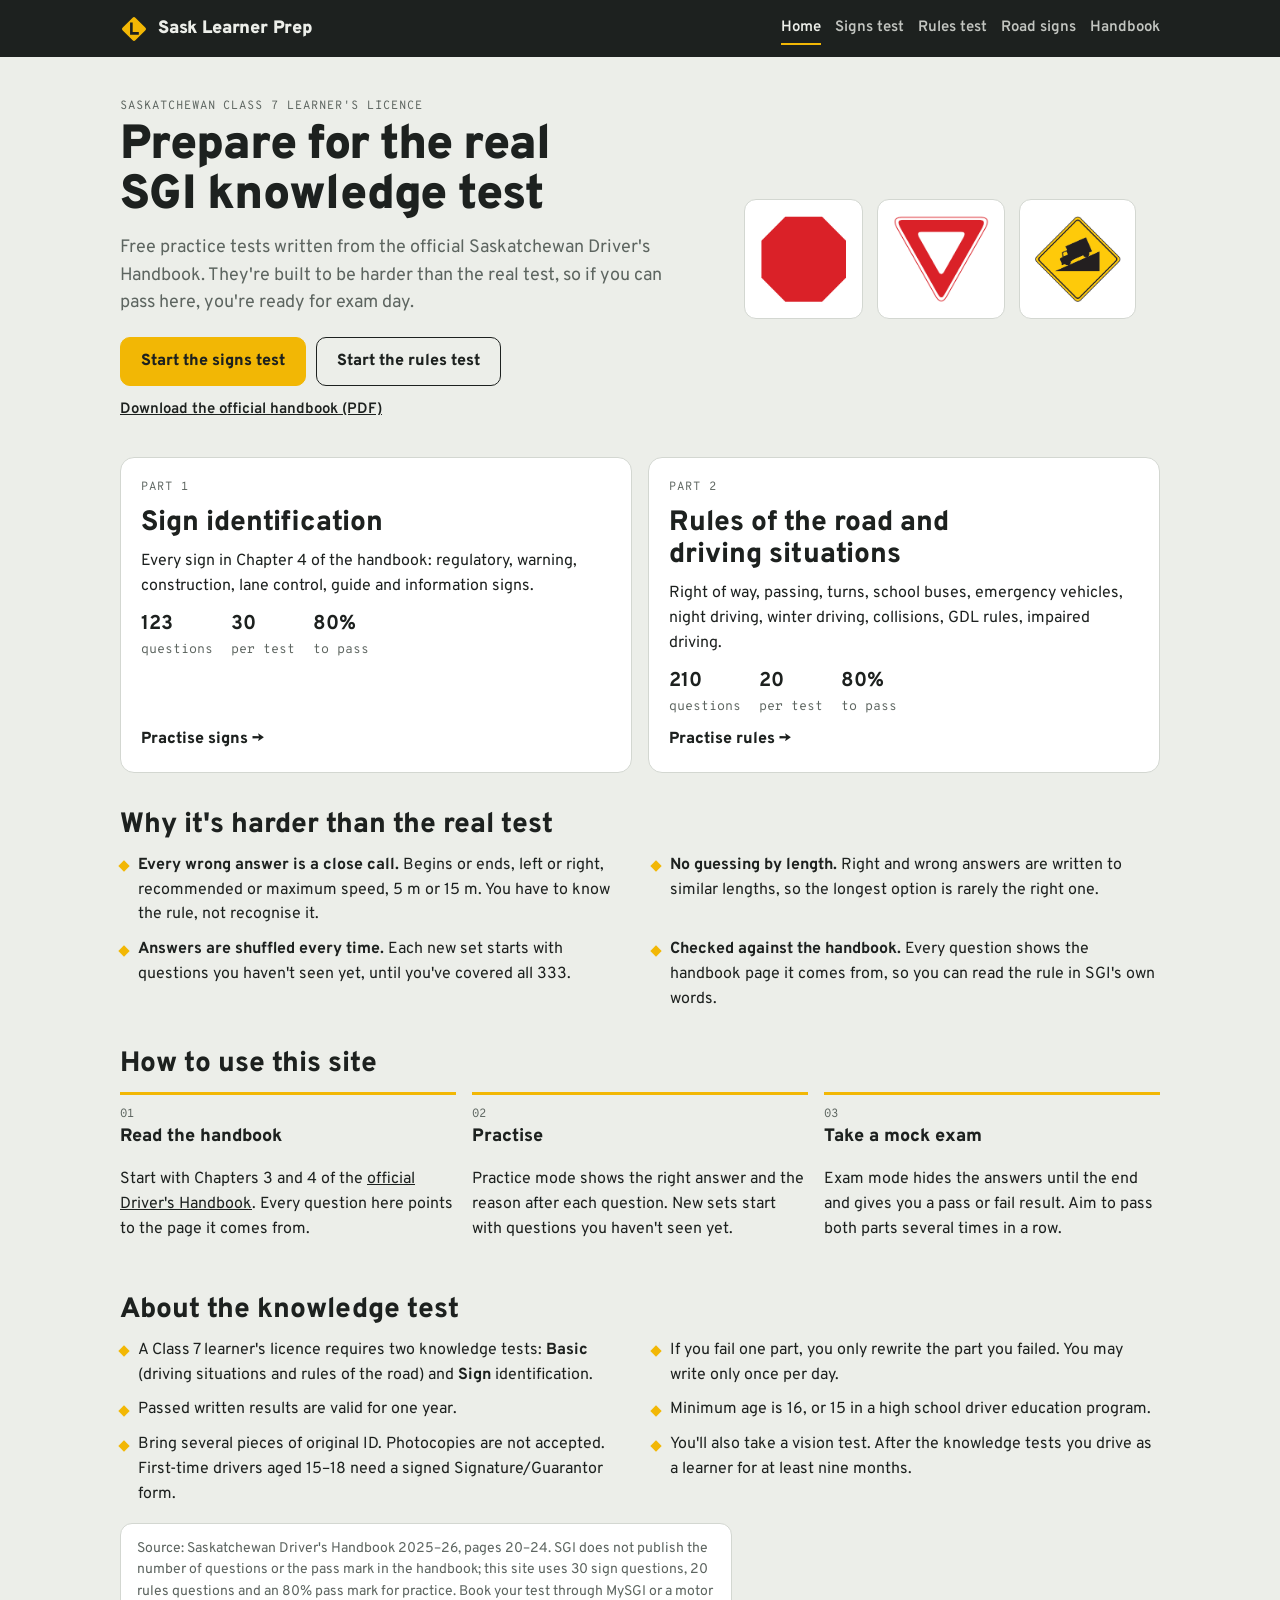
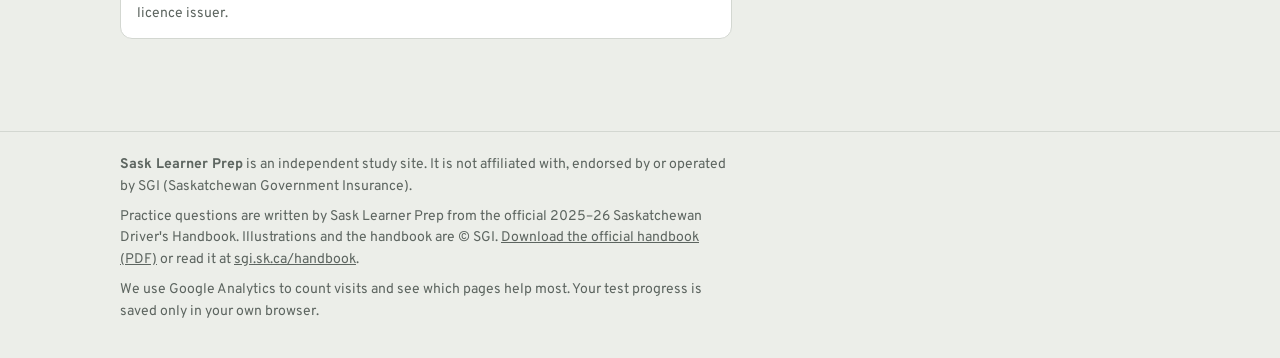
<file: index.html>
<!doctype html>
<html lang="en">
<head>
<script async src="https://www.googletagmanager.com/gtm.js?id=GTM-PJ6D3QFH"></script>
<script>
  window.dataLayer = window.dataLayer || [];
  function gtag(){dataLayer.push(arguments);}
  gtag('js', new Date());
</script>
<meta charset="utf-8">
<meta name="viewport" content="width=device-width, initial-scale=1, viewport-fit=cover">
<title>SGI Knowledge Test Practice — Saskatchewan Learner&#x27;s Licence | Sask Learner Prep</title>
<meta name="description" content="Free practice tests for the Saskatchewan Class 7 knowledge test, written from the official Driver&#x27;s Handbook and built to be harder than the real test: 123 road sign and 210 rules-of-the-road questions.">
<link rel="canonical" href="https://www.sasklearner.study/">
<meta property="og:type" content="website">
<meta property="og:site_name" content="Sask Learner Prep">
<meta property="og:title" content="SGI Knowledge Test Practice — Saskatchewan Learner&#x27;s Licence | Sask Learner Prep">
<meta property="og:description" content="Free practice tests for the Saskatchewan Class 7 knowledge test, written from the official Driver&#x27;s Handbook and built to be harder than the real test: 123 road sign and 210 rules-of-the-road questions.">
<meta property="og:url" content="https://www.sasklearner.study/">
<meta property="og:image" content="https://www.sasklearner.study/og.png">
<meta name="twitter:card" content="summary_large_image">
<meta name="theme-color" content="#1d211f">
<meta name="google-site-verification" content="Z-xUTKgQPBJEOfh2KqYe4YOOBVfG_XF3OEcvTmrdbBE">
<link rel="icon" href="favicon.svg" type="image/svg+xml">
<link rel="preconnect" href="https://fonts.googleapis.com">
<link rel="preconnect" href="https://fonts.gstatic.com" crossorigin>
<link rel="stylesheet" href="https://fonts.googleapis.com/css2?family=Overpass:wght@400;600;800;900&family=Overpass+Mono:wght@500;700&display=swap">
<link rel="stylesheet" href="styles.css">

</head>
<body>
<header class="site-head gutter"><div class="in">
  <a class="brand" href="/"><svg width="28" height="28" viewBox="0 0 32 32" aria-hidden="true"><rect x="5" y="5" width="22" height="22" rx="3" transform="rotate(45 16 16)" fill="#f2b705" stroke="#1d211f" stroke-width="1.5"/><path d="M13 10v11h7" fill="none" stroke="#1d211f" stroke-width="3" stroke-linecap="square"/></svg><span>Sask Learner Prep</span></a>
  <nav class="nav" aria-label="Main"><a href="/" aria-current="page">Home</a><a href="/signs-test">Signs test</a><a href="/rules-test">Rules test</a><a href="/road-signs">Road signs</a><a href="/handbook">Handbook</a></nav>
</div></header>
<main class="gutter"><div class="page">

<section class="hero">
  <div>
    <div class="eyebrow">Saskatchewan Class 7 learner's licence</div>
    <h1>Prepare for the real SGI knowledge test</h1>
    <p class="lead">Free practice tests written from the official Saskatchewan Driver's Handbook. They're built to be harder than the real test, so if you can pass here, you're ready for exam day.</p>
    <div class="cta-row"><a class="btn primary" href="/signs-test">Start the signs test</a><a class="btn" href="/rules-test">Start the rules test</a></div>
    <p class="dl"><a href="https://sgi.sk.ca/documents/37148/138037/drivers_handbook.pdf/cdd760de-a90c-401e-9a5e-f2d60b4041e2?t=1770740275621" rel="noopener">Download the official handbook (PDF)</a></p>
  </div>
  <div class="hero-signs"><img src="img/signs/p86_00.png" alt=""><img src="img/signs/p86_02.png" alt=""><img src="img/signs/p93_07.png" alt=""></div>
</section>

<section class="tests" aria-label="Practice tests">
  <a class="test-card" href="/signs-test">
    <div class="eyebrow">Part 1</div><h2>Sign identification</h2>
    <p>Every sign in Chapter 4 of the handbook: regulatory, warning, construction, lane control, guide and information signs.</p>
    <div class="facts"><span><b>123</b>questions</span><span><b>30</b>per test</span><span><b>80%</b>to pass</span></div>
    <span class="go">Practise signs →</span>
  </a>
  <a class="test-card" href="/rules-test">
    <div class="eyebrow">Part 2</div><h2>Rules of the road and driving situations</h2>
    <p>Right of way, passing, turns, school buses, emergency vehicles, night driving, winter driving, collisions, GDL rules, impaired driving.</p>
    <div class="facts"><span><b>210</b>questions</span><span><b>20</b>per test</span><span><b>80%</b>to pass</span></div>
    <span class="go">Practise rules →</span>
  </a>
</section>

<section class="section harder">
  <h2>Why it's harder than the real test</h2>
  <ul class="facts-list">
    <li><b>Every wrong answer is a close call.</b> Begins or ends, left or right, recommended or maximum speed, 5 m or 15 m. You have to know the rule, not recognise it.</li>
    <li><b>No guessing by length.</b> Right and wrong answers are written to similar lengths, so the longest option is rarely the right one.</li>
    <li><b>Answers are shuffled every time.</b> Each new set starts with questions you haven't seen yet, until you've covered all 333.</li>
    <li><b>Checked against the handbook.</b> Every question shows the handbook page it comes from, so you can read the rule in SGI's own words.</li>
  </ul>
</section>

<section class="section">
  <h2>How to use this site</h2>
  <ol class="steps">
    <li><div class="n">01</div><h3>Read the handbook</h3><p>Start with Chapters 3 and 4 of the <a href="https://sgi.sk.ca/documents/37148/138037/drivers_handbook.pdf/cdd760de-a90c-401e-9a5e-f2d60b4041e2?t=1770740275621" rel="noopener">official Driver's Handbook</a>. Every question here points to the page it comes from.</p></li>
    <li><div class="n">02</div><h3>Practise</h3><p>Practice mode shows the right answer and the reason after each question. New sets start with questions you haven't seen yet.</p></li>
    <li><div class="n">03</div><h3>Take a mock exam</h3><p>Exam mode hides the answers until the end and gives you a pass or fail result. Aim to pass both parts several times in a row.</p></li>
  </ol>
</section>

<section class="section">
  <h2>About the knowledge test</h2>
  <ul class="facts-list">
    <li>A Class 7 learner's licence requires two knowledge tests: <b>Basic</b> (driving situations and rules of the road) and <b>Sign</b> identification.</li>
    <li>If you fail one part, you only rewrite the part you failed. You may write only once per day.</li>
    <li>Passed written results are valid for one year.</li>
    <li>Minimum age is 16, or 15 in a high school driver education program.</li>
    <li>Bring several pieces of original ID. Photocopies are not accepted. First-time drivers aged 15–18 need a signed Signature/Guarantor form.</li>
    <li>You'll also take a vision test. After the knowledge tests you drive as a learner for at least nine months.</li>
  </ul>
  <p class="note" style="margin-top:16px">Source: Saskatchewan Driver's Handbook 2025–26, pages 20–24. SGI does not publish the number of questions or the pass mark in the handbook; this site uses 30 sign questions, 20 rules questions and an 80% pass mark for practice. Book your test through MySGI or a motor licence issuer.</p>
</section>

</div></main>
<footer class="site-foot gutter"><div class="in">
  <p><b>Sask Learner Prep</b> is an independent study site. It is not affiliated with, endorsed by or operated by SGI (Saskatchewan Government Insurance).</p>
  <p>Practice questions are written by Sask Learner Prep from the official 2025–26 Saskatchewan Driver's Handbook. Illustrations and the handbook are © SGI. <a href="https://sgi.sk.ca/documents/37148/138037/drivers_handbook.pdf/cdd760de-a90c-401e-9a5e-f2d60b4041e2?t=1770740275621" rel="noopener">Download the official handbook (PDF)</a> or read it at <a href="https://www.sgi.sk.ca/handbook" rel="noopener">sgi.sk.ca/handbook</a>.</p>
  <p>We use Google Analytics to count visits and see which pages help most. Your test progress is saved only in your own browser.</p>
</div></footer>

</body>
</html>
</file>
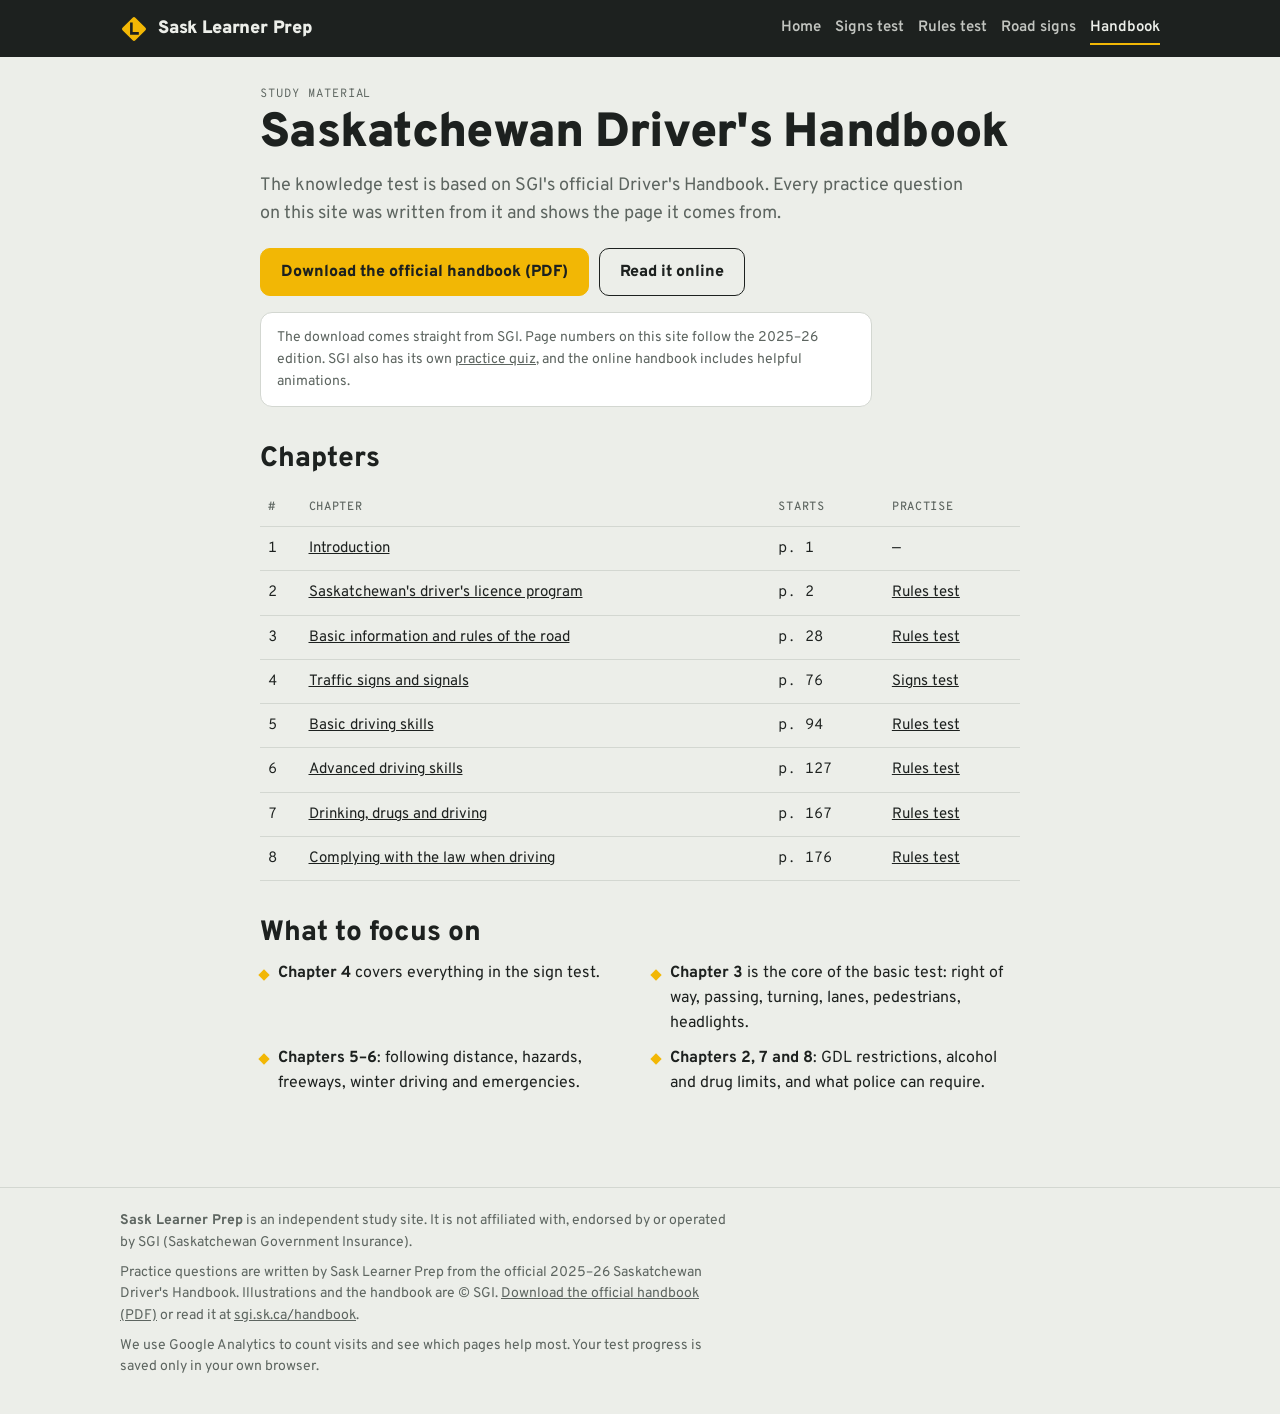
<file: handbook.html>
<!doctype html>
<html lang="en">
<head>
<script async src="https://www.googletagmanager.com/gtm.js?id=GTM-PJ6D3QFH"></script>
<script>
  window.dataLayer = window.dataLayer || [];
  function gtag(){dataLayer.push(arguments);}
  gtag('js', new Date());
</script>
<meta charset="utf-8">
<meta name="viewport" content="width=device-width, initial-scale=1, viewport-fit=cover">
<title>Saskatchewan Driver&#x27;s Handbook 2025–26 — Download and Study Guide | Sask Learner Prep</title>
<meta name="description" content="Download the official Saskatchewan Driver&#x27;s Handbook (PDF) from SGI, with a chapter guide and links to practice tests for each part of the SGI knowledge test.">
<link rel="canonical" href="https://www.sasklearner.study/handbook">
<meta property="og:type" content="website">
<meta property="og:site_name" content="Sask Learner Prep">
<meta property="og:title" content="Saskatchewan Driver&#x27;s Handbook 2025–26 — Download and Study Guide | Sask Learner Prep">
<meta property="og:description" content="Download the official Saskatchewan Driver&#x27;s Handbook (PDF) from SGI, with a chapter guide and links to practice tests for each part of the SGI knowledge test.">
<meta property="og:url" content="https://www.sasklearner.study/handbook">
<meta property="og:image" content="https://www.sasklearner.study/og.png">
<meta name="twitter:card" content="summary_large_image">
<meta name="theme-color" content="#1d211f">
<meta name="google-site-verification" content="Z-xUTKgQPBJEOfh2KqYe4YOOBVfG_XF3OEcvTmrdbBE">
<link rel="icon" href="favicon.svg" type="image/svg+xml">
<link rel="preconnect" href="https://fonts.googleapis.com">
<link rel="preconnect" href="https://fonts.gstatic.com" crossorigin>
<link rel="stylesheet" href="https://fonts.googleapis.com/css2?family=Overpass:wght@400;600;800;900&family=Overpass+Mono:wght@500;700&display=swap">
<link rel="stylesheet" href="styles.css">

</head>
<body>
<header class="site-head gutter"><div class="in">
  <a class="brand" href="/"><svg width="28" height="28" viewBox="0 0 32 32" aria-hidden="true"><rect x="5" y="5" width="22" height="22" rx="3" transform="rotate(45 16 16)" fill="#f2b705" stroke="#1d211f" stroke-width="1.5"/><path d="M13 10v11h7" fill="none" stroke="#1d211f" stroke-width="3" stroke-linecap="square"/></svg><span>Sask Learner Prep</span></a>
  <nav class="nav" aria-label="Main"><a href="/">Home</a><a href="/signs-test">Signs test</a><a href="/rules-test">Rules test</a><a href="/road-signs">Road signs</a><a href="/handbook" aria-current="page">Handbook</a></nav>
</div></header>
<main class="gutter"><div class="page">

<div class="narrow" style="max-width:760px">
<div class="eyebrow">Study material</div>
<h1>Saskatchewan Driver's Handbook</h1>
<p class="lead">The knowledge test is based on SGI's official Driver's Handbook. Every practice question on this site was written from it and shows the page it comes from.</p>
<div class="cta-row">
  <a class="btn primary" href="https://sgi.sk.ca/documents/37148/138037/drivers_handbook.pdf/cdd760de-a90c-401e-9a5e-f2d60b4041e2?t=1770740275621" rel="noopener">Download the official handbook (PDF)</a>
  <a class="btn" href="https://www.sgi.sk.ca/handbook" rel="noopener">Read it online</a>
</div>
<p class="note" style="margin-top:16px">The download comes straight from SGI. Page numbers on this site follow the 2025–26 edition. SGI also has its own <a href="https://sgi.sk.ca/practice-quiz" rel="noopener">practice quiz</a>, and the online handbook includes helpful animations.</p>
<section class="section"><h2>Chapters</h2>
<div class="table-wrap"><table class="chapters"><thead><tr><th>#</th><th>Chapter</th><th>Starts</th><th>Practise</th></tr></thead><tbody><tr><td class="pg">1</td><td><a href="https://sgi.sk.ca/documents/37148/138037/drivers_handbook.pdf/cdd760de-a90c-401e-9a5e-f2d60b4041e2?t=1770740275621#page=11" target="_blank" rel="noopener">Introduction</a></td><td class="pg">p. 1</td><td>—</td></tr><tr><td class="pg">2</td><td><a href="https://sgi.sk.ca/documents/37148/138037/drivers_handbook.pdf/cdd760de-a90c-401e-9a5e-f2d60b4041e2?t=1770740275621#page=12" target="_blank" rel="noopener">Saskatchewan's driver's licence program</a></td><td class="pg">p. 2</td><td><a href="/rules-test">Rules test</a></td></tr><tr><td class="pg">3</td><td><a href="https://sgi.sk.ca/documents/37148/138037/drivers_handbook.pdf/cdd760de-a90c-401e-9a5e-f2d60b4041e2?t=1770740275621#page=38" target="_blank" rel="noopener">Basic information and rules of the road</a></td><td class="pg">p. 28</td><td><a href="/rules-test">Rules test</a></td></tr><tr><td class="pg">4</td><td><a href="https://sgi.sk.ca/documents/37148/138037/drivers_handbook.pdf/cdd760de-a90c-401e-9a5e-f2d60b4041e2?t=1770740275621#page=86" target="_blank" rel="noopener">Traffic signs and signals</a></td><td class="pg">p. 76</td><td><a href="/signs-test">Signs test</a></td></tr><tr><td class="pg">5</td><td><a href="https://sgi.sk.ca/documents/37148/138037/drivers_handbook.pdf/cdd760de-a90c-401e-9a5e-f2d60b4041e2?t=1770740275621#page=104" target="_blank" rel="noopener">Basic driving skills</a></td><td class="pg">p. 94</td><td><a href="/rules-test">Rules test</a></td></tr><tr><td class="pg">6</td><td><a href="https://sgi.sk.ca/documents/37148/138037/drivers_handbook.pdf/cdd760de-a90c-401e-9a5e-f2d60b4041e2?t=1770740275621#page=137" target="_blank" rel="noopener">Advanced driving skills</a></td><td class="pg">p. 127</td><td><a href="/rules-test">Rules test</a></td></tr><tr><td class="pg">7</td><td><a href="https://sgi.sk.ca/documents/37148/138037/drivers_handbook.pdf/cdd760de-a90c-401e-9a5e-f2d60b4041e2?t=1770740275621#page=177" target="_blank" rel="noopener">Drinking, drugs and driving</a></td><td class="pg">p. 167</td><td><a href="/rules-test">Rules test</a></td></tr><tr><td class="pg">8</td><td><a href="https://sgi.sk.ca/documents/37148/138037/drivers_handbook.pdf/cdd760de-a90c-401e-9a5e-f2d60b4041e2?t=1770740275621#page=186" target="_blank" rel="noopener">Complying with the law when driving</a></td><td class="pg">p. 176</td><td><a href="/rules-test">Rules test</a></td></tr></tbody></table></div>
</section>
<section class="section"><h2>What to focus on</h2>
<ul class="facts-list">
<li><b>Chapter 4</b> covers everything in the sign test.</li>
<li><b>Chapter 3</b> is the core of the basic test: right of way, passing, turning, lanes, pedestrians, headlights.</li>
<li><b>Chapters 5–6</b>: following distance, hazards, freeways, winter driving and emergencies.</li>
<li><b>Chapters 2, 7 and 8</b>: GDL restrictions, alcohol and drug limits, and what police can require.</li>
</ul></section>
</div>
</div></main>
<footer class="site-foot gutter"><div class="in">
  <p><b>Sask Learner Prep</b> is an independent study site. It is not affiliated with, endorsed by or operated by SGI (Saskatchewan Government Insurance).</p>
  <p>Practice questions are written by Sask Learner Prep from the official 2025–26 Saskatchewan Driver's Handbook. Illustrations and the handbook are © SGI. <a href="https://sgi.sk.ca/documents/37148/138037/drivers_handbook.pdf/cdd760de-a90c-401e-9a5e-f2d60b4041e2?t=1770740275621" rel="noopener">Download the official handbook (PDF)</a> or read it at <a href="https://www.sgi.sk.ca/handbook" rel="noopener">sgi.sk.ca/handbook</a>.</p>
  <p>We use Google Analytics to count visits and see which pages help most. Your test progress is saved only in your own browser.</p>
</div></footer>

</body>
</html>
</file>
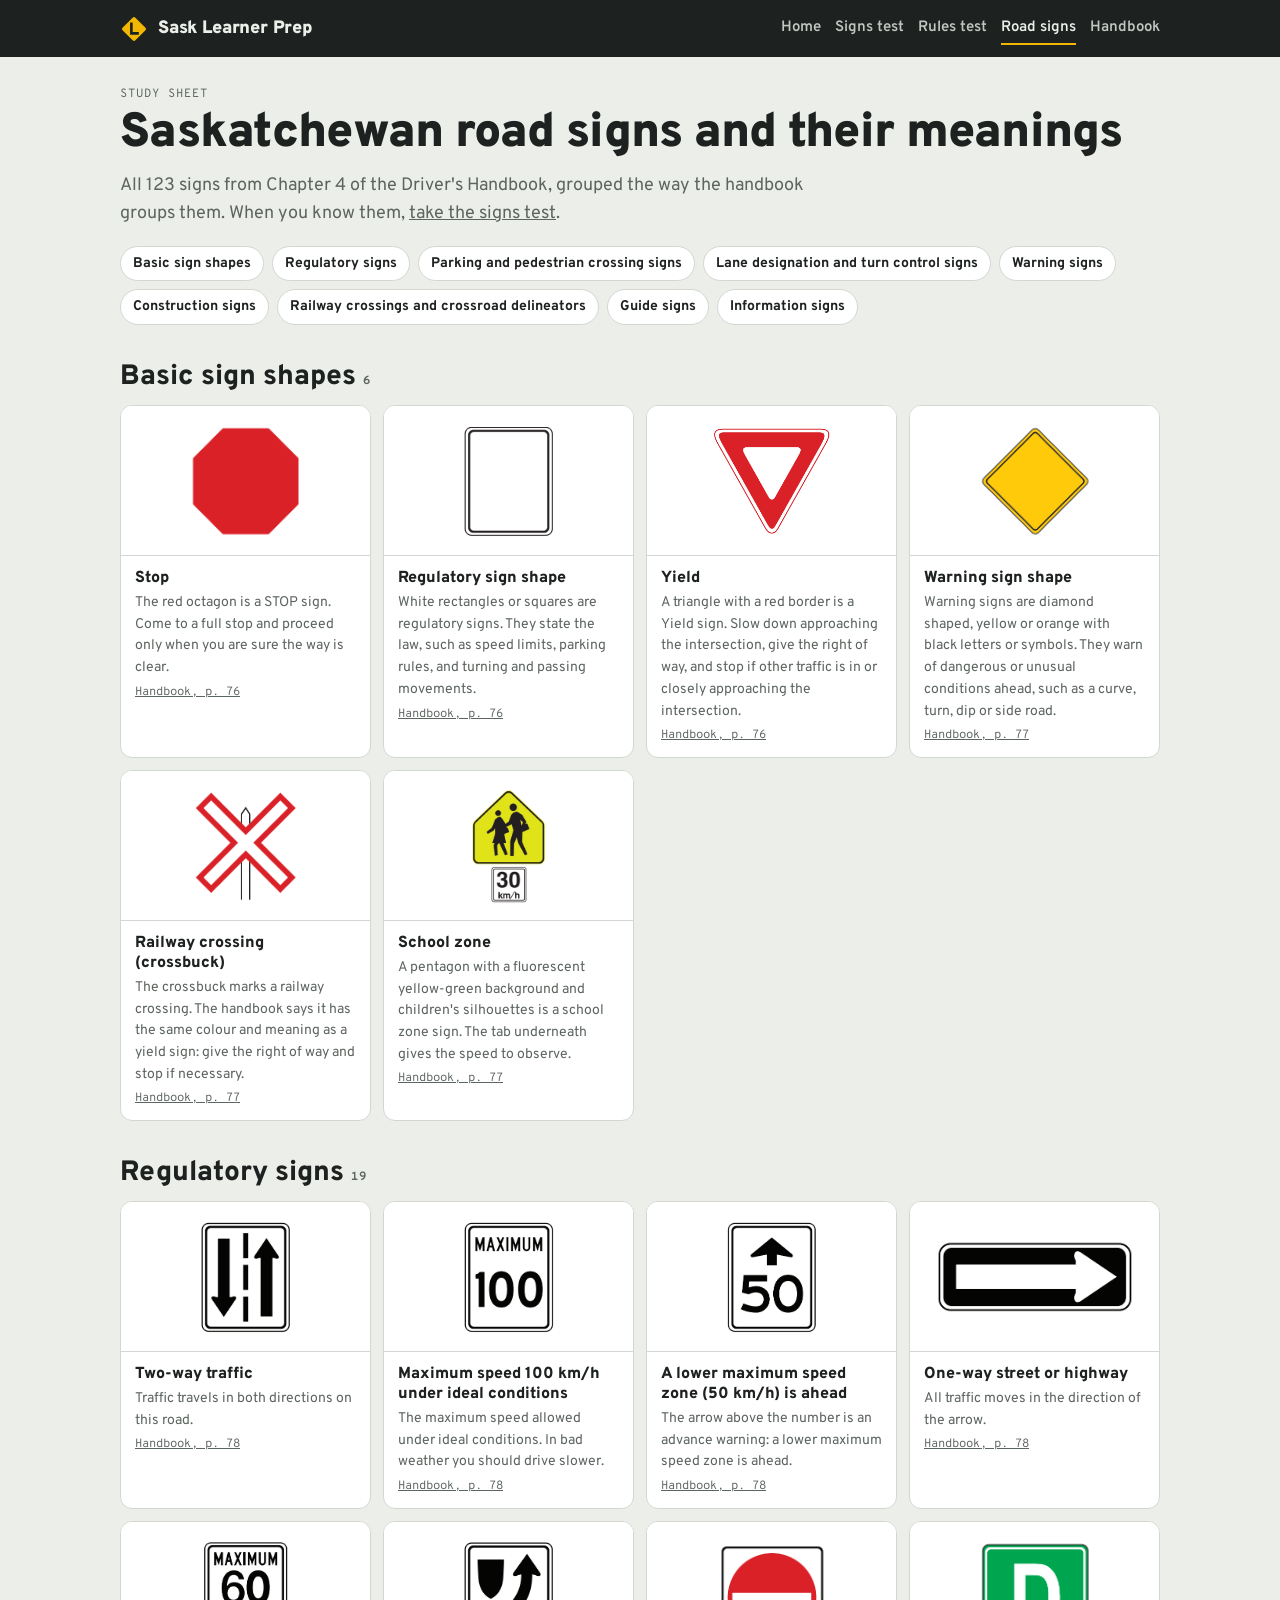
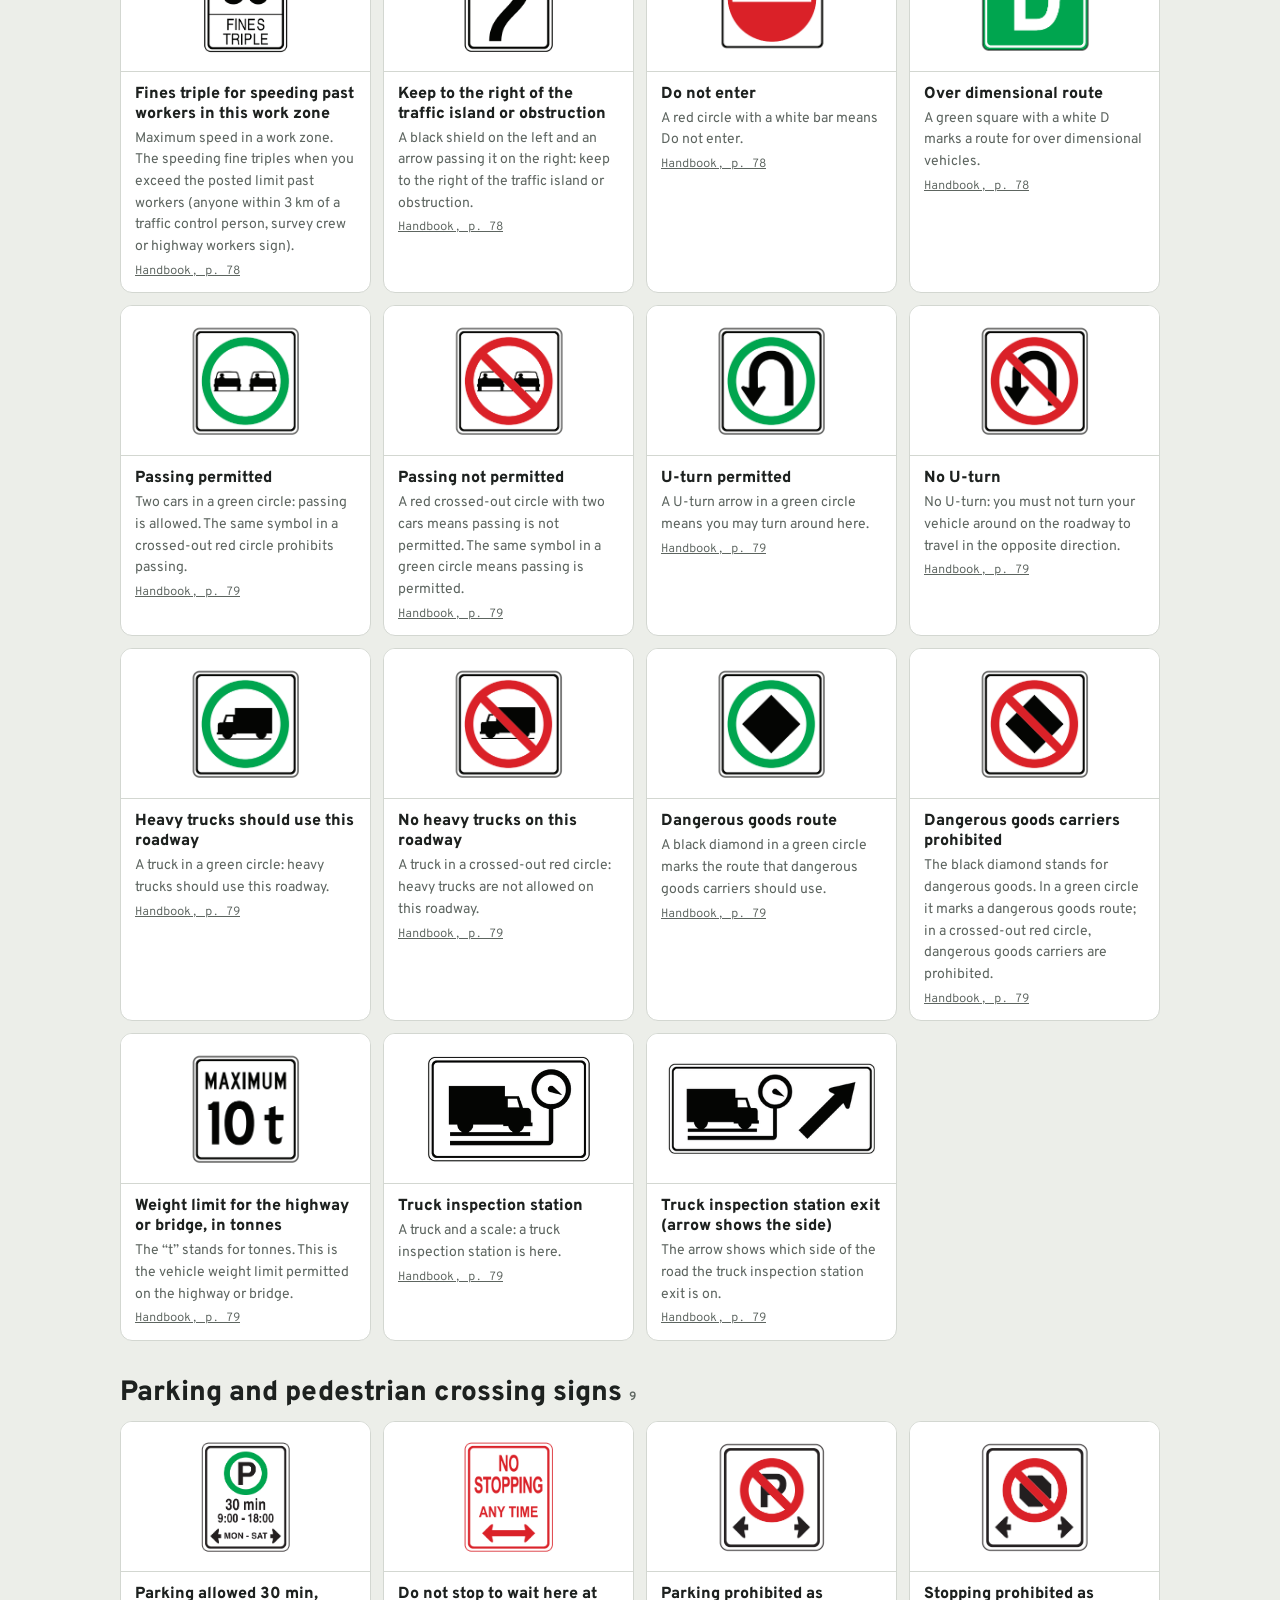
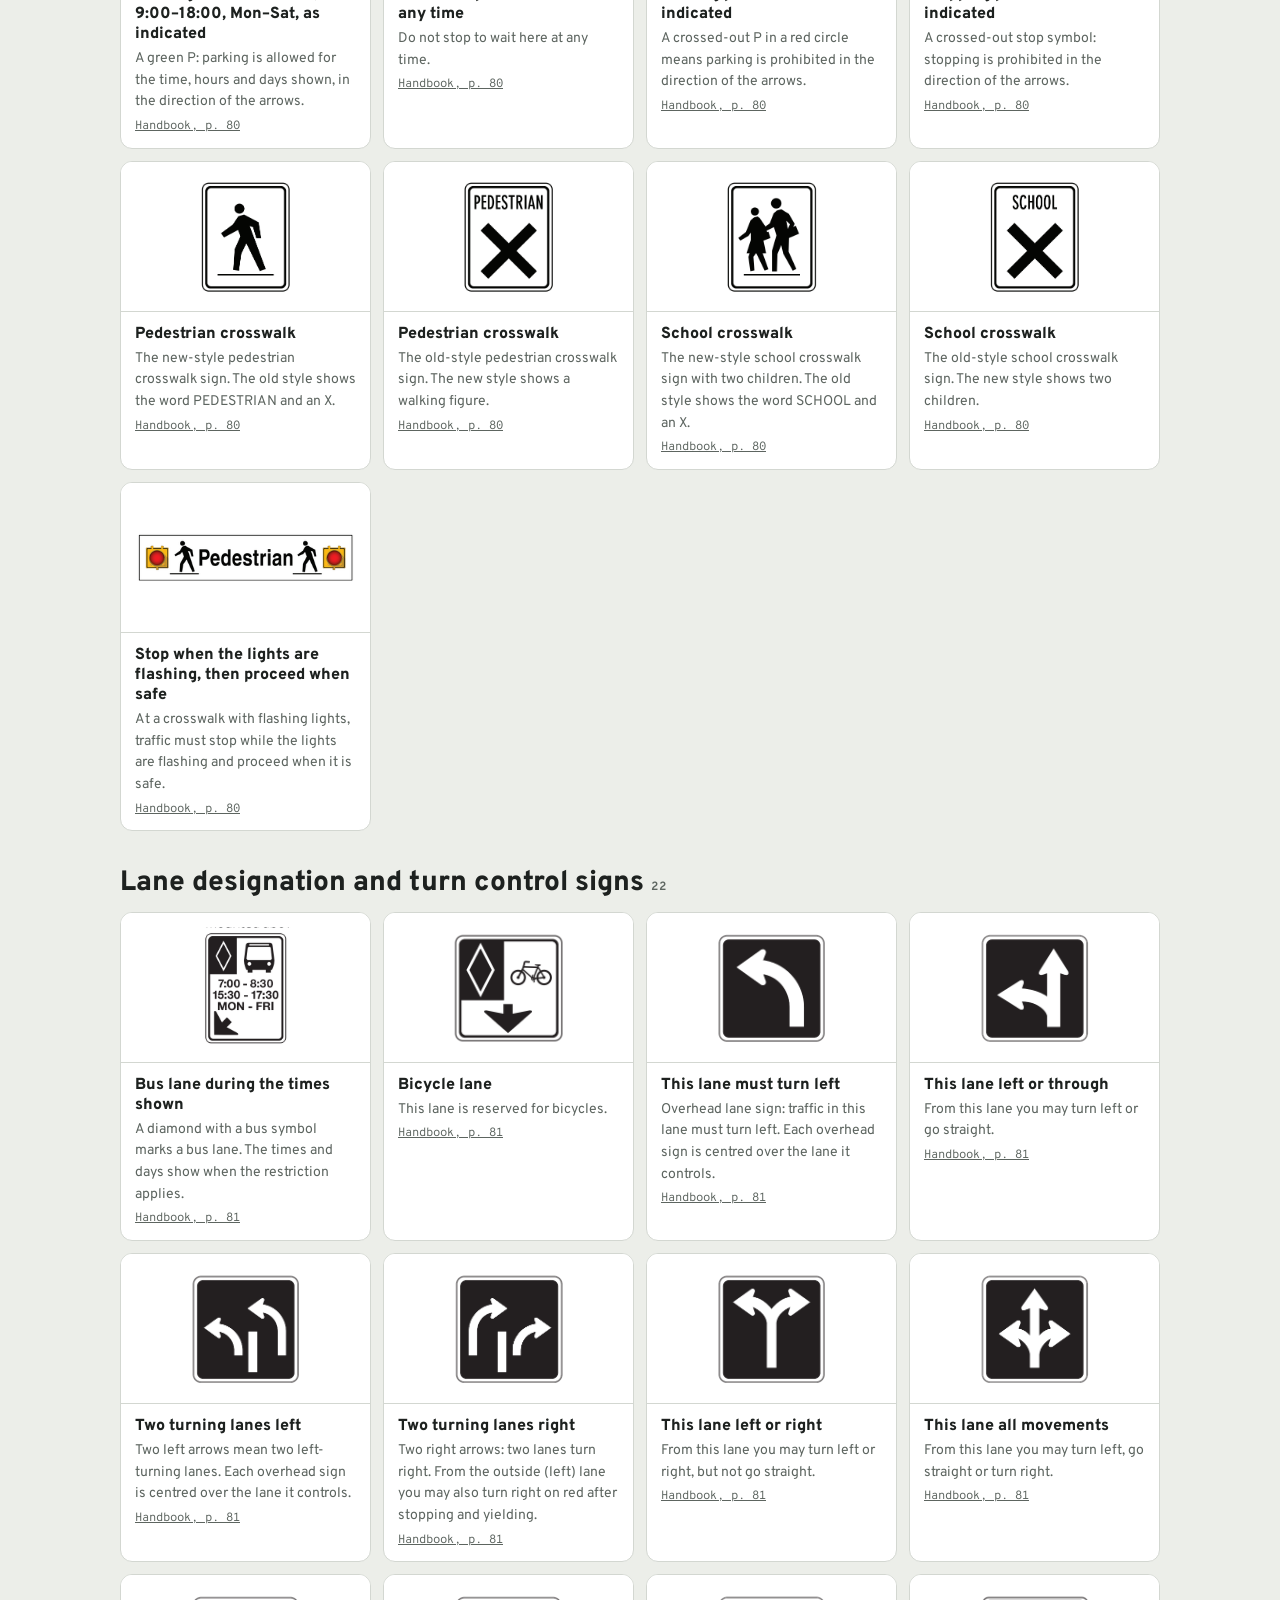
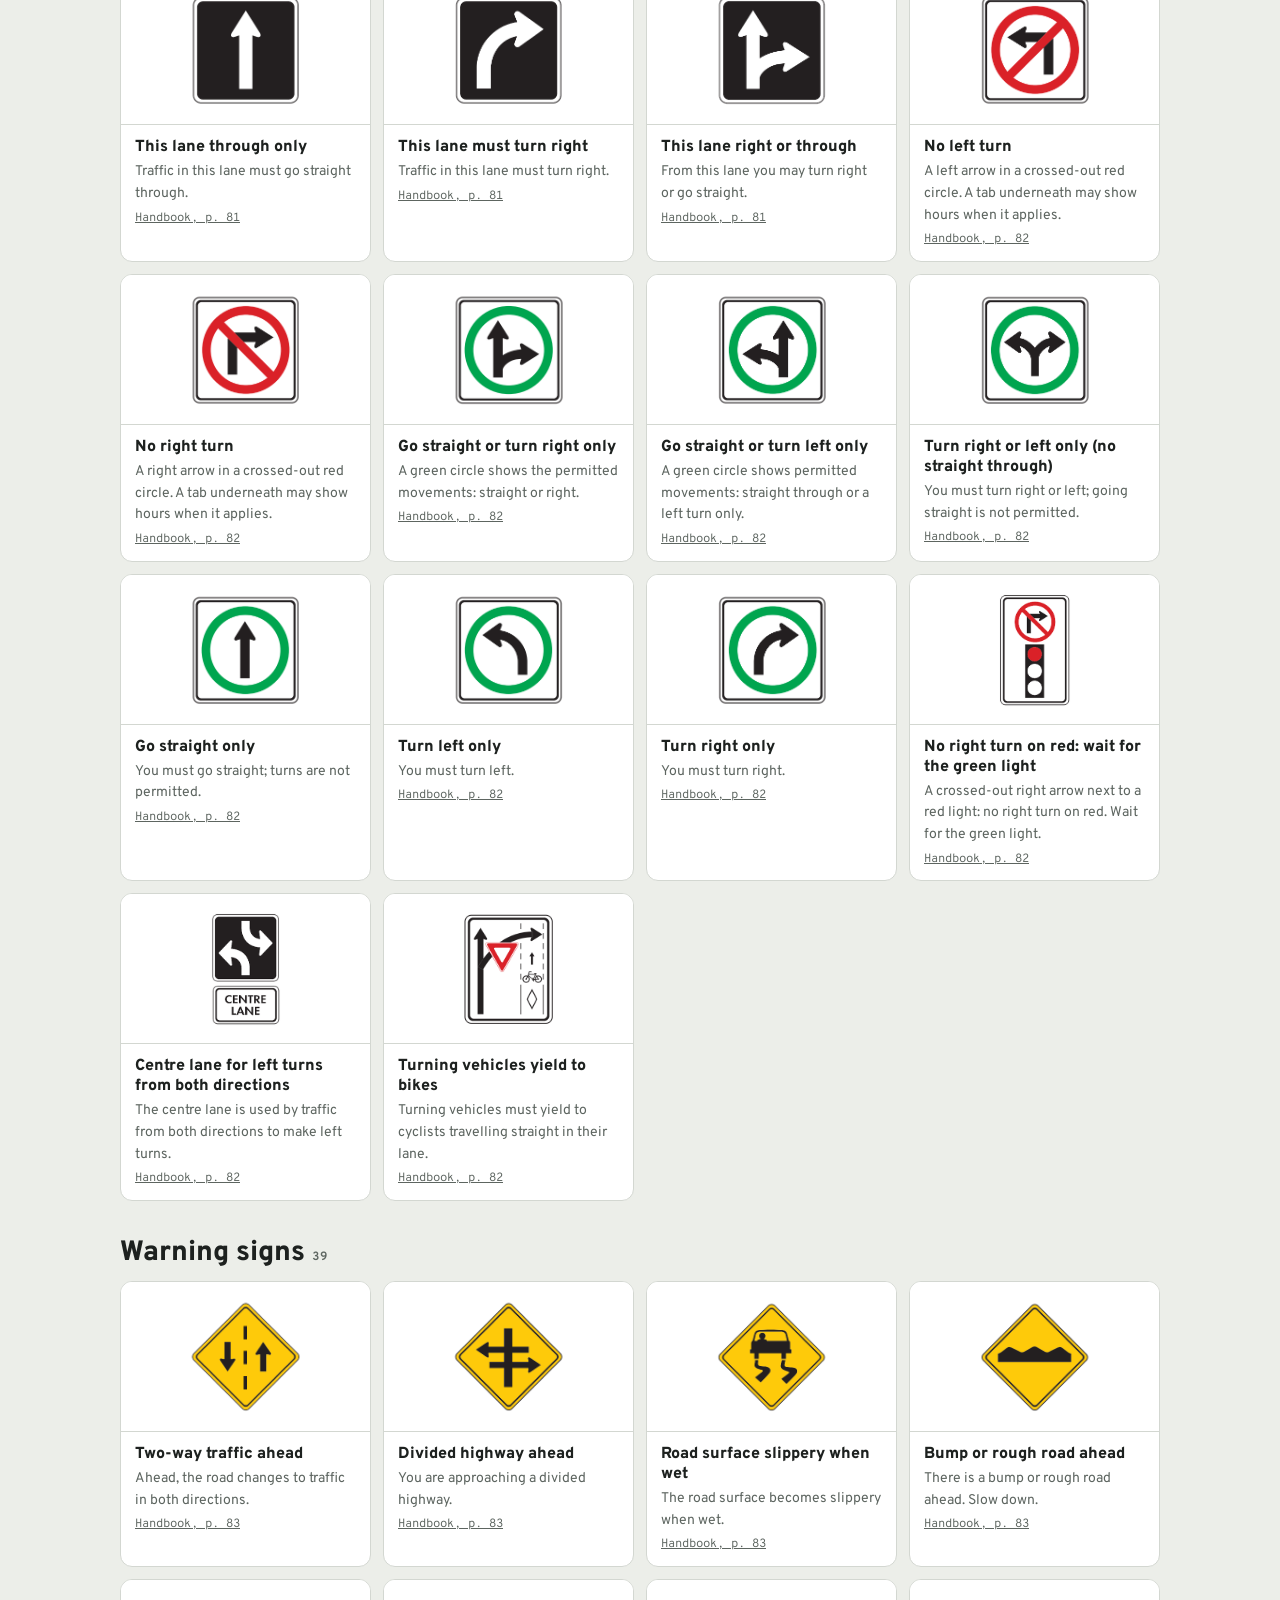
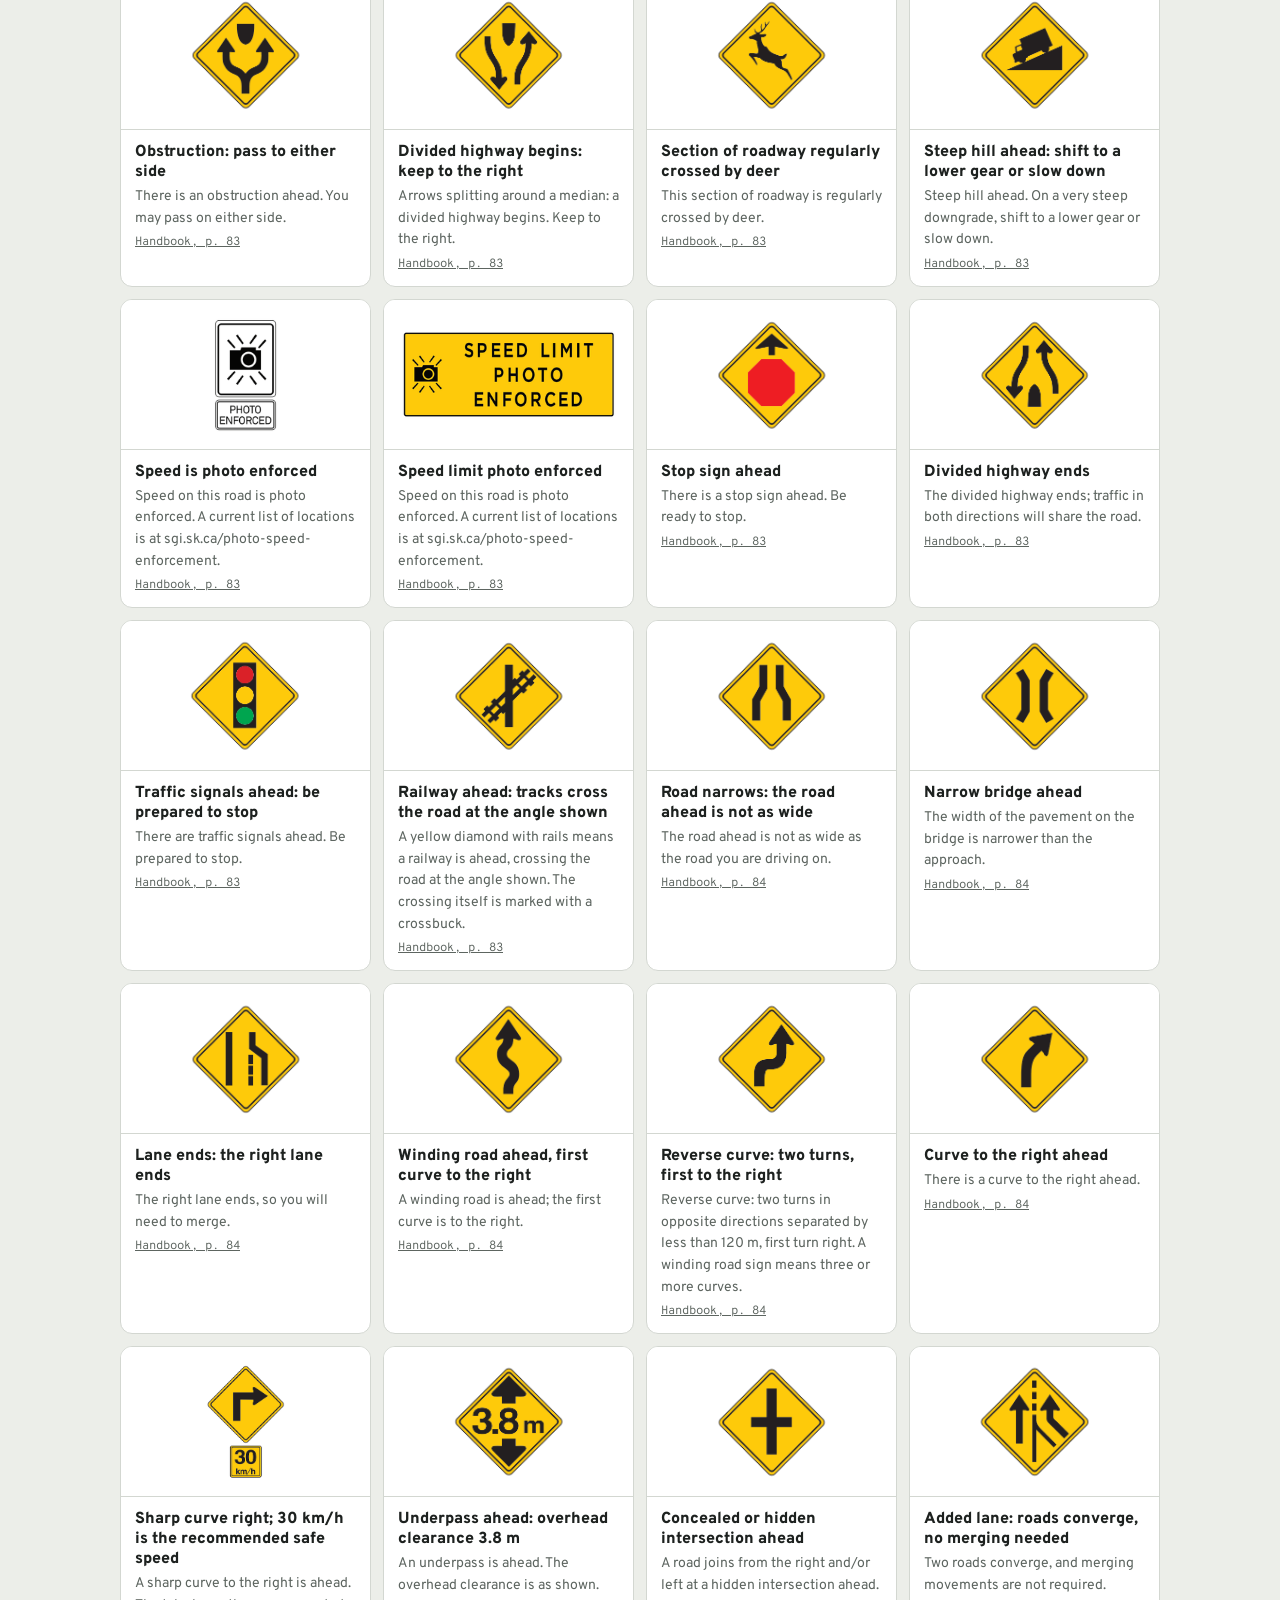
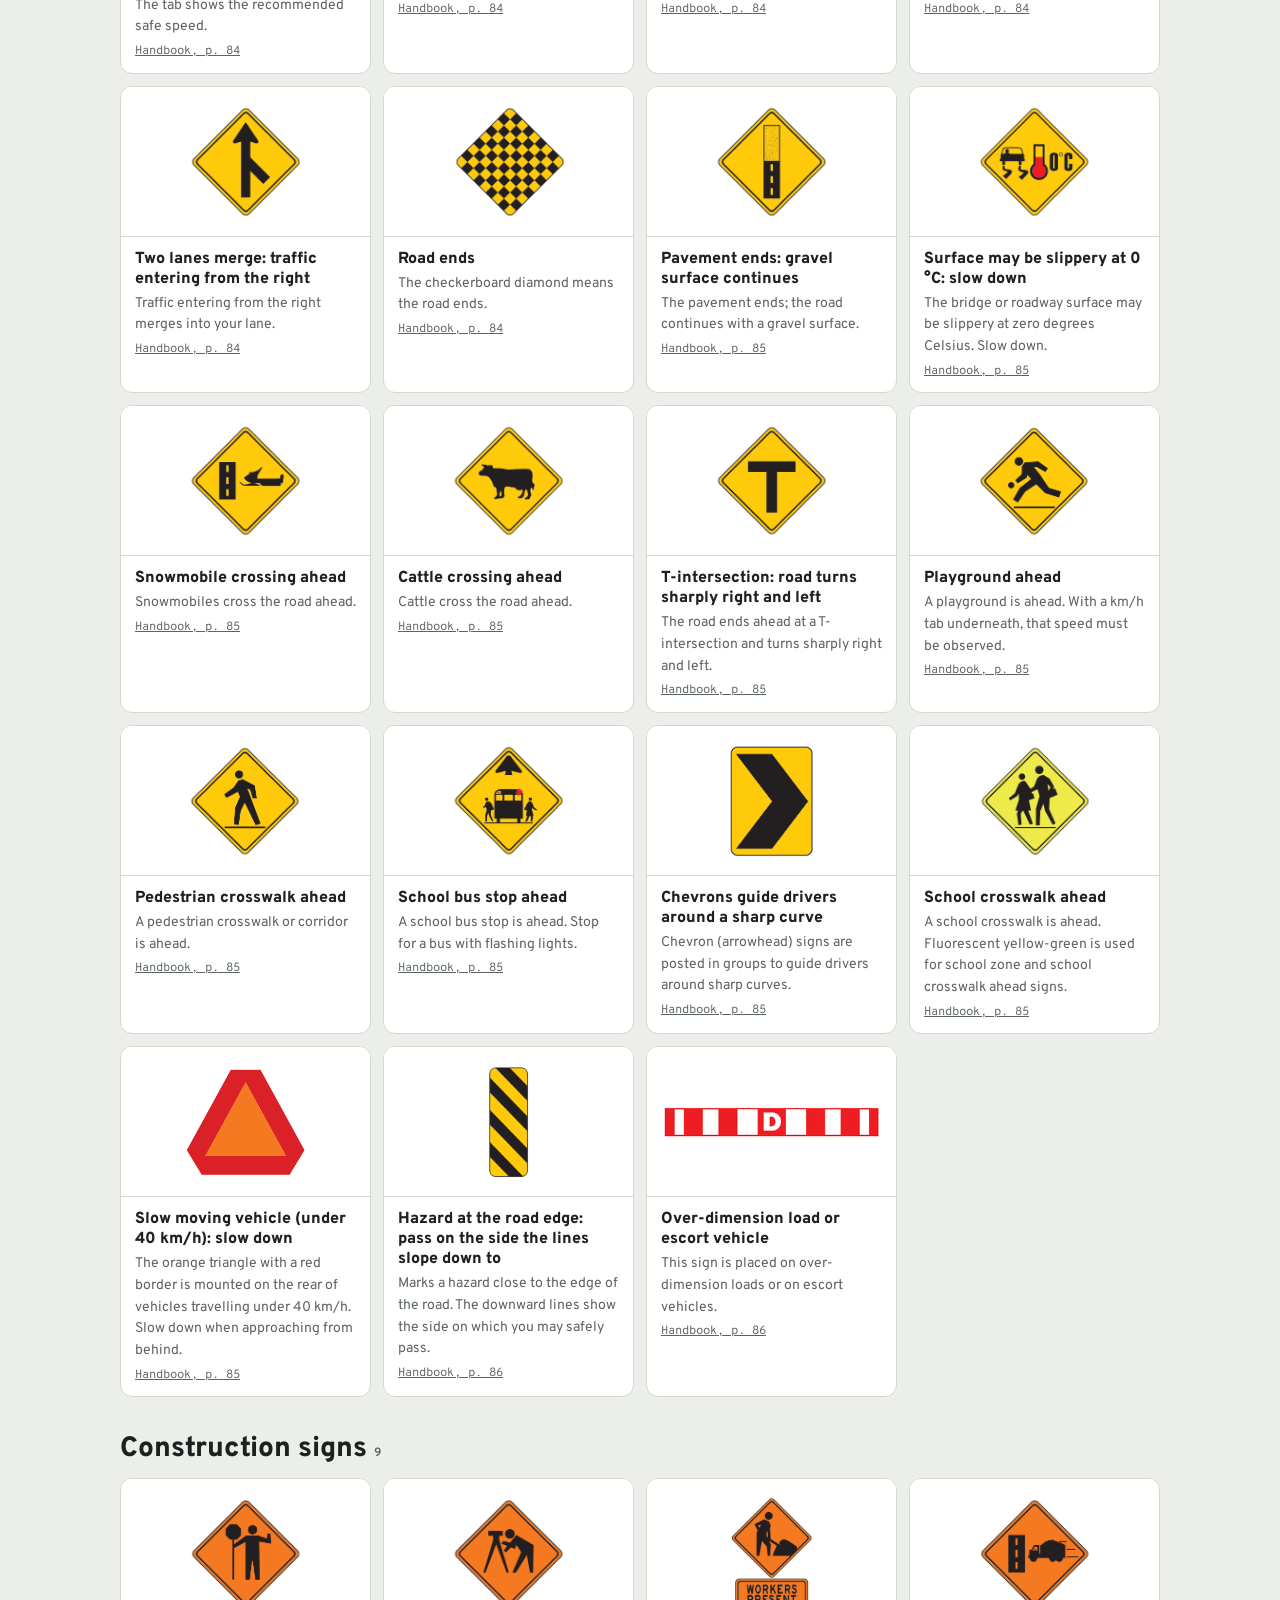
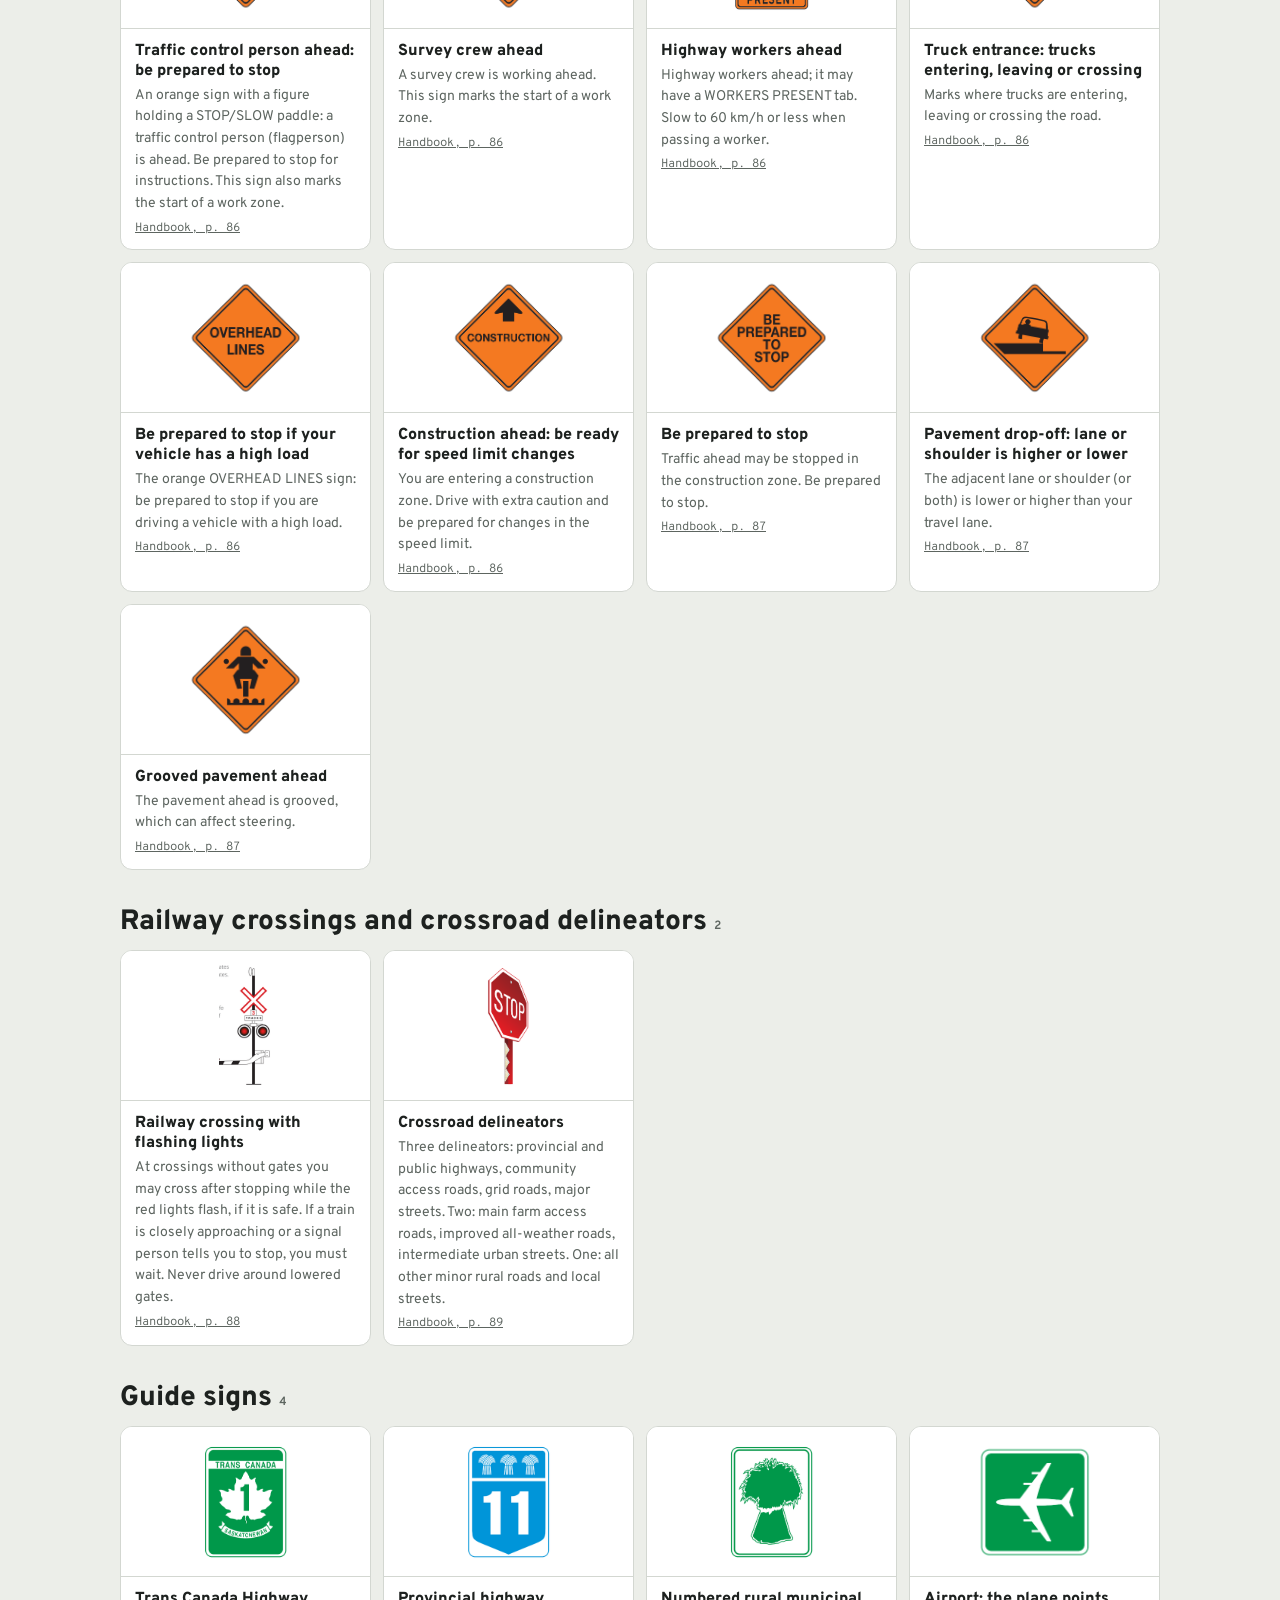
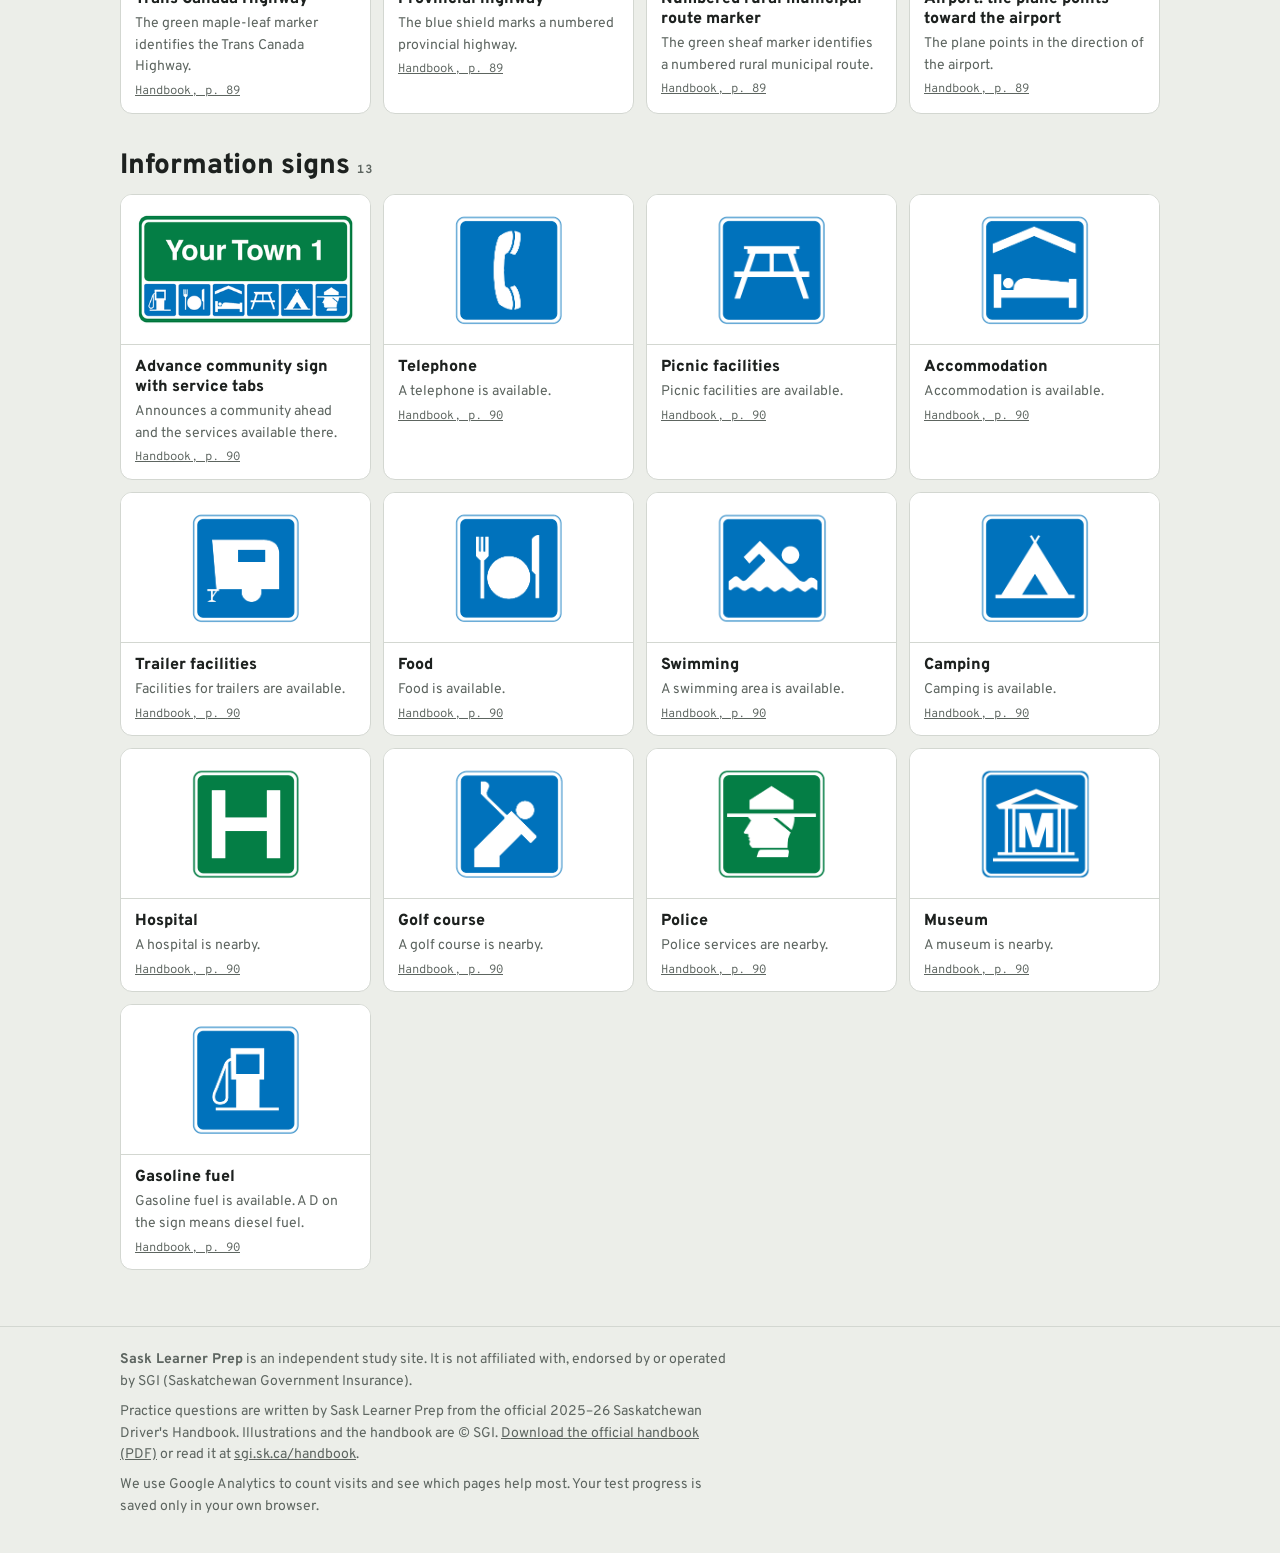
<file: road-signs.html>
<!doctype html>
<html lang="en">
<head>
<script async src="https://www.googletagmanager.com/gtm.js?id=GTM-PJ6D3QFH"></script>
<script>
  window.dataLayer = window.dataLayer || [];
  function gtag(){dataLayer.push(arguments);}
  gtag('js', new Date());
</script>
<meta charset="utf-8">
<meta name="viewport" content="width=device-width, initial-scale=1, viewport-fit=cover">
<title>Saskatchewan Road Signs and Meanings — Study Sheet | Sask Learner Prep</title>
<meta name="description" content="All 123 road signs from the Saskatchewan Driver&#x27;s Handbook with their meanings: regulatory, warning, construction, lane control, guide and information signs.">
<link rel="canonical" href="https://www.sasklearner.study/road-signs">
<meta property="og:type" content="website">
<meta property="og:site_name" content="Sask Learner Prep">
<meta property="og:title" content="Saskatchewan Road Signs and Meanings — Study Sheet | Sask Learner Prep">
<meta property="og:description" content="All 123 road signs from the Saskatchewan Driver&#x27;s Handbook with their meanings: regulatory, warning, construction, lane control, guide and information signs.">
<meta property="og:url" content="https://www.sasklearner.study/road-signs">
<meta property="og:image" content="https://www.sasklearner.study/og.png">
<meta name="twitter:card" content="summary_large_image">
<meta name="theme-color" content="#1d211f">
<meta name="google-site-verification" content="Z-xUTKgQPBJEOfh2KqYe4YOOBVfG_XF3OEcvTmrdbBE">
<link rel="icon" href="favicon.svg" type="image/svg+xml">
<link rel="preconnect" href="https://fonts.googleapis.com">
<link rel="preconnect" href="https://fonts.gstatic.com" crossorigin>
<link rel="stylesheet" href="https://fonts.googleapis.com/css2?family=Overpass:wght@400;600;800;900&family=Overpass+Mono:wght@500;700&display=swap">
<link rel="stylesheet" href="styles.css">

</head>
<body>
<header class="site-head gutter"><div class="in">
  <a class="brand" href="/"><svg width="28" height="28" viewBox="0 0 32 32" aria-hidden="true"><rect x="5" y="5" width="22" height="22" rx="3" transform="rotate(45 16 16)" fill="#f2b705" stroke="#1d211f" stroke-width="1.5"/><path d="M13 10v11h7" fill="none" stroke="#1d211f" stroke-width="3" stroke-linecap="square"/></svg><span>Sask Learner Prep</span></a>
  <nav class="nav" aria-label="Main"><a href="/">Home</a><a href="/signs-test">Signs test</a><a href="/rules-test">Rules test</a><a href="/road-signs" aria-current="page">Road signs</a><a href="/handbook">Handbook</a></nav>
</div></header>
<main class="gutter"><div class="page">

<div class="eyebrow">Study sheet</div>
<h1>Saskatchewan road signs and their meanings</h1>
<p class="lead">All 123 signs from Chapter 4 of the Driver's Handbook, grouped the way the handbook groups them. When you know them, <a href="/signs-test">take the signs test</a>.</p>
<ul class="toc"><li><a href="#shapes">Basic sign shapes</a></li><li><a href="#regulatory">Regulatory signs</a></li><li><a href="#parking">Parking and pedestrian crossing signs</a></li><li><a href="#lanes">Lane designation and turn control signs</a></li><li><a href="#warning">Warning signs</a></li><li><a href="#construction">Construction signs</a></li><li><a href="#railway">Railway crossings and crossroad delineators</a></li><li><a href="#guide">Guide signs</a></li><li><a href="#information">Information signs</a></li></ul>
<section class="sign-group" id="shapes"><h2>Basic sign shapes <span class="eyebrow">6</span></h2><ul class="sign-grid"><li class="sign"><div class="im"><img src="img/signs/p86_00.png" alt="Stop" loading="lazy" width="160"></div>
<div class="tx"><div class="nm">Stop</div><div class="mn">The red octagon is a STOP sign. Come to a full stop and proceed only when you are sure the way is clear.</div><a class="src" href="https://sgi.sk.ca/documents/37148/138037/drivers_handbook.pdf/cdd760de-a90c-401e-9a5e-f2d60b4041e2?t=1770740275621#page=86" target="_blank" rel="noopener">Handbook, p. 76</a></div></li><li class="sign"><div class="im"><img src="img/signs/p86_01.png" alt="Regulatory sign shape" loading="lazy" width="160"></div>
<div class="tx"><div class="nm">Regulatory sign shape</div><div class="mn">White rectangles or squares are regulatory signs. They state the law, such as speed limits, parking rules, and turning and passing movements.</div><a class="src" href="https://sgi.sk.ca/documents/37148/138037/drivers_handbook.pdf/cdd760de-a90c-401e-9a5e-f2d60b4041e2?t=1770740275621#page=86" target="_blank" rel="noopener">Handbook, p. 76</a></div></li><li class="sign"><div class="im"><img src="img/signs/p86_02.png" alt="Yield" loading="lazy" width="160"></div>
<div class="tx"><div class="nm">Yield</div><div class="mn">A triangle with a red border is a Yield sign. Slow down approaching the intersection, give the right of way, and stop if other traffic is in or closely approaching the intersection.</div><a class="src" href="https://sgi.sk.ca/documents/37148/138037/drivers_handbook.pdf/cdd760de-a90c-401e-9a5e-f2d60b4041e2?t=1770740275621#page=86" target="_blank" rel="noopener">Handbook, p. 76</a></div></li><li class="sign"><div class="im"><img src="img/signs/p87_00.png" alt="Warning sign shape" loading="lazy" width="160"></div>
<div class="tx"><div class="nm">Warning sign shape</div><div class="mn">Warning signs are diamond shaped, yellow or orange with black letters or symbols. They warn of dangerous or unusual conditions ahead, such as a curve, turn, dip or side road.</div><a class="src" href="https://sgi.sk.ca/documents/37148/138037/drivers_handbook.pdf/cdd760de-a90c-401e-9a5e-f2d60b4041e2?t=1770740275621#page=87" target="_blank" rel="noopener">Handbook, p. 77</a></div></li><li class="sign"><div class="im"><img src="img/signs/p87_01.png" alt="Railway crossing (crossbuck)" loading="lazy" width="160"></div>
<div class="tx"><div class="nm">Railway crossing (crossbuck)</div><div class="mn">The crossbuck marks a railway crossing. The handbook says it has the same colour and meaning as a yield sign: give the right of way and stop if necessary.</div><a class="src" href="https://sgi.sk.ca/documents/37148/138037/drivers_handbook.pdf/cdd760de-a90c-401e-9a5e-f2d60b4041e2?t=1770740275621#page=87" target="_blank" rel="noopener">Handbook, p. 77</a></div></li><li class="sign"><div class="im"><img src="img/signs/p87_02.png" alt="School zone" loading="lazy" width="160"></div>
<div class="tx"><div class="nm">School zone</div><div class="mn">A pentagon with a fluorescent yellow-green background and children&#x27;s silhouettes is a school zone sign. The tab underneath gives the speed to observe.</div><a class="src" href="https://sgi.sk.ca/documents/37148/138037/drivers_handbook.pdf/cdd760de-a90c-401e-9a5e-f2d60b4041e2?t=1770740275621#page=87" target="_blank" rel="noopener">Handbook, p. 77</a></div></li></ul></section><section class="sign-group" id="regulatory"><h2>Regulatory signs <span class="eyebrow">19</span></h2><ul class="sign-grid"><li class="sign"><div class="im"><img src="img/signs/p88_00.png" alt="Two-way traffic" loading="lazy" width="160"></div>
<div class="tx"><div class="nm">Two-way traffic</div><div class="mn">Traffic travels in both directions on this road.</div><a class="src" href="https://sgi.sk.ca/documents/37148/138037/drivers_handbook.pdf/cdd760de-a90c-401e-9a5e-f2d60b4041e2?t=1770740275621#page=88" target="_blank" rel="noopener">Handbook, p. 78</a></div></li><li class="sign"><div class="im"><img src="img/signs/p88_01.png" alt="Maximum speed 100 km/h under ideal conditions" loading="lazy" width="160"></div>
<div class="tx"><div class="nm">Maximum speed 100 km/h under ideal conditions</div><div class="mn">The maximum speed allowed under ideal conditions. In bad weather you should drive slower.</div><a class="src" href="https://sgi.sk.ca/documents/37148/138037/drivers_handbook.pdf/cdd760de-a90c-401e-9a5e-f2d60b4041e2?t=1770740275621#page=88" target="_blank" rel="noopener">Handbook, p. 78</a></div></li><li class="sign"><div class="im"><img src="img/signs/p88_02.png" alt="A lower maximum speed zone (50 km/h) is ahead" loading="lazy" width="160"></div>
<div class="tx"><div class="nm">A lower maximum speed zone (50 km/h) is ahead</div><div class="mn">The arrow above the number is an advance warning: a lower maximum speed zone is ahead.</div><a class="src" href="https://sgi.sk.ca/documents/37148/138037/drivers_handbook.pdf/cdd760de-a90c-401e-9a5e-f2d60b4041e2?t=1770740275621#page=88" target="_blank" rel="noopener">Handbook, p. 78</a></div></li><li class="sign"><div class="im"><img src="img/signs/p88_03.png" alt="One-way street or highway" loading="lazy" width="160"></div>
<div class="tx"><div class="nm">One-way street or highway</div><div class="mn">All traffic moves in the direction of the arrow.</div><a class="src" href="https://sgi.sk.ca/documents/37148/138037/drivers_handbook.pdf/cdd760de-a90c-401e-9a5e-f2d60b4041e2?t=1770740275621#page=88" target="_blank" rel="noopener">Handbook, p. 78</a></div></li><li class="sign"><div class="im"><img src="img/signs/p88_04.png" alt="Fines triple for speeding past workers in this work zone" loading="lazy" width="160"></div>
<div class="tx"><div class="nm">Fines triple for speeding past workers in this work zone</div><div class="mn">Maximum speed in a work zone. The speeding fine triples when you exceed the posted limit past workers (anyone within 3 km of a traffic control person, survey crew or highway workers sign).</div><a class="src" href="https://sgi.sk.ca/documents/37148/138037/drivers_handbook.pdf/cdd760de-a90c-401e-9a5e-f2d60b4041e2?t=1770740275621#page=88" target="_blank" rel="noopener">Handbook, p. 78</a></div></li><li class="sign"><div class="im"><img src="img/signs/p88_05.png" alt="Keep to the right of the traffic island or obstruction" loading="lazy" width="160"></div>
<div class="tx"><div class="nm">Keep to the right of the traffic island or obstruction</div><div class="mn">A black shield on the left and an arrow passing it on the right: keep to the right of the traffic island or obstruction.</div><a class="src" href="https://sgi.sk.ca/documents/37148/138037/drivers_handbook.pdf/cdd760de-a90c-401e-9a5e-f2d60b4041e2?t=1770740275621#page=88" target="_blank" rel="noopener">Handbook, p. 78</a></div></li><li class="sign"><div class="im"><img src="img/signs/p88_06.png" alt="Do not enter" loading="lazy" width="160"></div>
<div class="tx"><div class="nm">Do not enter</div><div class="mn">A red circle with a white bar means Do not enter.</div><a class="src" href="https://sgi.sk.ca/documents/37148/138037/drivers_handbook.pdf/cdd760de-a90c-401e-9a5e-f2d60b4041e2?t=1770740275621#page=88" target="_blank" rel="noopener">Handbook, p. 78</a></div></li><li class="sign"><div class="im"><img src="img/signs/p88_07.png" alt="Over dimensional route" loading="lazy" width="160"></div>
<div class="tx"><div class="nm">Over dimensional route</div><div class="mn">A green square with a white D marks a route for over dimensional vehicles.</div><a class="src" href="https://sgi.sk.ca/documents/37148/138037/drivers_handbook.pdf/cdd760de-a90c-401e-9a5e-f2d60b4041e2?t=1770740275621#page=88" target="_blank" rel="noopener">Handbook, p. 78</a></div></li><li class="sign"><div class="im"><img src="img/signs/p89_00.png" alt="Passing permitted" loading="lazy" width="160"></div>
<div class="tx"><div class="nm">Passing permitted</div><div class="mn">Two cars in a green circle: passing is allowed. The same symbol in a crossed-out red circle prohibits passing.</div><a class="src" href="https://sgi.sk.ca/documents/37148/138037/drivers_handbook.pdf/cdd760de-a90c-401e-9a5e-f2d60b4041e2?t=1770740275621#page=89" target="_blank" rel="noopener">Handbook, p. 79</a></div></li><li class="sign"><div class="im"><img src="img/signs/p89_01.png" alt="Passing not permitted" loading="lazy" width="160"></div>
<div class="tx"><div class="nm">Passing not permitted</div><div class="mn">A red crossed-out circle with two cars means passing is not permitted. The same symbol in a green circle means passing is permitted.</div><a class="src" href="https://sgi.sk.ca/documents/37148/138037/drivers_handbook.pdf/cdd760de-a90c-401e-9a5e-f2d60b4041e2?t=1770740275621#page=89" target="_blank" rel="noopener">Handbook, p. 79</a></div></li><li class="sign"><div class="im"><img src="img/signs/p89_02.png" alt="U-turn permitted" loading="lazy" width="160"></div>
<div class="tx"><div class="nm">U-turn permitted</div><div class="mn">A U-turn arrow in a green circle means you may turn around here.</div><a class="src" href="https://sgi.sk.ca/documents/37148/138037/drivers_handbook.pdf/cdd760de-a90c-401e-9a5e-f2d60b4041e2?t=1770740275621#page=89" target="_blank" rel="noopener">Handbook, p. 79</a></div></li><li class="sign"><div class="im"><img src="img/signs/p89_03.png" alt="No U-turn" loading="lazy" width="160"></div>
<div class="tx"><div class="nm">No U-turn</div><div class="mn">No U-turn: you must not turn your vehicle around on the roadway to travel in the opposite direction.</div><a class="src" href="https://sgi.sk.ca/documents/37148/138037/drivers_handbook.pdf/cdd760de-a90c-401e-9a5e-f2d60b4041e2?t=1770740275621#page=89" target="_blank" rel="noopener">Handbook, p. 79</a></div></li><li class="sign"><div class="im"><img src="img/signs/p89_04.png" alt="Heavy trucks should use this roadway" loading="lazy" width="160"></div>
<div class="tx"><div class="nm">Heavy trucks should use this roadway</div><div class="mn">A truck in a green circle: heavy trucks should use this roadway.</div><a class="src" href="https://sgi.sk.ca/documents/37148/138037/drivers_handbook.pdf/cdd760de-a90c-401e-9a5e-f2d60b4041e2?t=1770740275621#page=89" target="_blank" rel="noopener">Handbook, p. 79</a></div></li><li class="sign"><div class="im"><img src="img/signs/p89_05.png" alt="No heavy trucks on this roadway" loading="lazy" width="160"></div>
<div class="tx"><div class="nm">No heavy trucks on this roadway</div><div class="mn">A truck in a crossed-out red circle: heavy trucks are not allowed on this roadway.</div><a class="src" href="https://sgi.sk.ca/documents/37148/138037/drivers_handbook.pdf/cdd760de-a90c-401e-9a5e-f2d60b4041e2?t=1770740275621#page=89" target="_blank" rel="noopener">Handbook, p. 79</a></div></li><li class="sign"><div class="im"><img src="img/signs/p89_06.png" alt="Dangerous goods route" loading="lazy" width="160"></div>
<div class="tx"><div class="nm">Dangerous goods route</div><div class="mn">A black diamond in a green circle marks the route that dangerous goods carriers should use.</div><a class="src" href="https://sgi.sk.ca/documents/37148/138037/drivers_handbook.pdf/cdd760de-a90c-401e-9a5e-f2d60b4041e2?t=1770740275621#page=89" target="_blank" rel="noopener">Handbook, p. 79</a></div></li><li class="sign"><div class="im"><img src="img/signs/p89_07.png" alt="Dangerous goods carriers prohibited" loading="lazy" width="160"></div>
<div class="tx"><div class="nm">Dangerous goods carriers prohibited</div><div class="mn">The black diamond stands for dangerous goods. In a green circle it marks a dangerous goods route; in a crossed-out red circle, dangerous goods carriers are prohibited.</div><a class="src" href="https://sgi.sk.ca/documents/37148/138037/drivers_handbook.pdf/cdd760de-a90c-401e-9a5e-f2d60b4041e2?t=1770740275621#page=89" target="_blank" rel="noopener">Handbook, p. 79</a></div></li><li class="sign"><div class="im"><img src="img/signs/p89_08.png" alt="Weight limit for the highway or bridge, in tonnes" loading="lazy" width="160"></div>
<div class="tx"><div class="nm">Weight limit for the highway or bridge, in tonnes</div><div class="mn">The “t” stands for tonnes. This is the vehicle weight limit permitted on the highway or bridge.</div><a class="src" href="https://sgi.sk.ca/documents/37148/138037/drivers_handbook.pdf/cdd760de-a90c-401e-9a5e-f2d60b4041e2?t=1770740275621#page=89" target="_blank" rel="noopener">Handbook, p. 79</a></div></li><li class="sign"><div class="im"><img src="img/signs/p89_09.png" alt="Truck inspection station" loading="lazy" width="160"></div>
<div class="tx"><div class="nm">Truck inspection station</div><div class="mn">A truck and a scale: a truck inspection station is here.</div><a class="src" href="https://sgi.sk.ca/documents/37148/138037/drivers_handbook.pdf/cdd760de-a90c-401e-9a5e-f2d60b4041e2?t=1770740275621#page=89" target="_blank" rel="noopener">Handbook, p. 79</a></div></li><li class="sign"><div class="im"><img src="img/signs/p89_10.png" alt="Truck inspection station exit (arrow shows the side)" loading="lazy" width="160"></div>
<div class="tx"><div class="nm">Truck inspection station exit (arrow shows the side)</div><div class="mn">The arrow shows which side of the road the truck inspection station exit is on.</div><a class="src" href="https://sgi.sk.ca/documents/37148/138037/drivers_handbook.pdf/cdd760de-a90c-401e-9a5e-f2d60b4041e2?t=1770740275621#page=89" target="_blank" rel="noopener">Handbook, p. 79</a></div></li></ul></section><section class="sign-group" id="parking"><h2>Parking and pedestrian crossing signs <span class="eyebrow">9</span></h2><ul class="sign-grid"><li class="sign"><div class="im"><img src="img/signs/p90_00.png" alt="Parking allowed 30 min, 9:00–18:00, Mon–Sat, as indicated" loading="lazy" width="160"></div>
<div class="tx"><div class="nm">Parking allowed 30 min, 9:00–18:00, Mon–Sat, as indicated</div><div class="mn">A green P: parking is allowed for the time, hours and days shown, in the direction of the arrows.</div><a class="src" href="https://sgi.sk.ca/documents/37148/138037/drivers_handbook.pdf/cdd760de-a90c-401e-9a5e-f2d60b4041e2?t=1770740275621#page=90" target="_blank" rel="noopener">Handbook, p. 80</a></div></li><li class="sign"><div class="im"><img src="img/signs/p90_01.png" alt="Do not stop to wait here at any time" loading="lazy" width="160"></div>
<div class="tx"><div class="nm">Do not stop to wait here at any time</div><div class="mn">Do not stop to wait here at any time.</div><a class="src" href="https://sgi.sk.ca/documents/37148/138037/drivers_handbook.pdf/cdd760de-a90c-401e-9a5e-f2d60b4041e2?t=1770740275621#page=90" target="_blank" rel="noopener">Handbook, p. 80</a></div></li><li class="sign"><div class="im"><img src="img/signs/p90_02.png" alt="Parking prohibited as indicated" loading="lazy" width="160"></div>
<div class="tx"><div class="nm">Parking prohibited as indicated</div><div class="mn">A crossed-out P in a red circle means parking is prohibited in the direction of the arrows.</div><a class="src" href="https://sgi.sk.ca/documents/37148/138037/drivers_handbook.pdf/cdd760de-a90c-401e-9a5e-f2d60b4041e2?t=1770740275621#page=90" target="_blank" rel="noopener">Handbook, p. 80</a></div></li><li class="sign"><div class="im"><img src="img/signs/p90_03.png" alt="Stopping prohibited as indicated" loading="lazy" width="160"></div>
<div class="tx"><div class="nm">Stopping prohibited as indicated</div><div class="mn">A crossed-out stop symbol: stopping is prohibited in the direction of the arrows.</div><a class="src" href="https://sgi.sk.ca/documents/37148/138037/drivers_handbook.pdf/cdd760de-a90c-401e-9a5e-f2d60b4041e2?t=1770740275621#page=90" target="_blank" rel="noopener">Handbook, p. 80</a></div></li><li class="sign"><div class="im"><img src="img/signs/p90_04.png" alt="Pedestrian crosswalk" loading="lazy" width="160"></div>
<div class="tx"><div class="nm">Pedestrian crosswalk</div><div class="mn">The new-style pedestrian crosswalk sign. The old style shows the word PEDESTRIAN and an X.</div><a class="src" href="https://sgi.sk.ca/documents/37148/138037/drivers_handbook.pdf/cdd760de-a90c-401e-9a5e-f2d60b4041e2?t=1770740275621#page=90" target="_blank" rel="noopener">Handbook, p. 80</a></div></li><li class="sign"><div class="im"><img src="img/signs/p90_05.png" alt="Pedestrian crosswalk" loading="lazy" width="160"></div>
<div class="tx"><div class="nm">Pedestrian crosswalk</div><div class="mn">The old-style pedestrian crosswalk sign. The new style shows a walking figure.</div><a class="src" href="https://sgi.sk.ca/documents/37148/138037/drivers_handbook.pdf/cdd760de-a90c-401e-9a5e-f2d60b4041e2?t=1770740275621#page=90" target="_blank" rel="noopener">Handbook, p. 80</a></div></li><li class="sign"><div class="im"><img src="img/signs/p90_06.png" alt="School crosswalk" loading="lazy" width="160"></div>
<div class="tx"><div class="nm">School crosswalk</div><div class="mn">The new-style school crosswalk sign with two children. The old style shows the word SCHOOL and an X.</div><a class="src" href="https://sgi.sk.ca/documents/37148/138037/drivers_handbook.pdf/cdd760de-a90c-401e-9a5e-f2d60b4041e2?t=1770740275621#page=90" target="_blank" rel="noopener">Handbook, p. 80</a></div></li><li class="sign"><div class="im"><img src="img/signs/p90_07.png" alt="School crosswalk" loading="lazy" width="160"></div>
<div class="tx"><div class="nm">School crosswalk</div><div class="mn">The old-style school crosswalk sign. The new style shows two children.</div><a class="src" href="https://sgi.sk.ca/documents/37148/138037/drivers_handbook.pdf/cdd760de-a90c-401e-9a5e-f2d60b4041e2?t=1770740275621#page=90" target="_blank" rel="noopener">Handbook, p. 80</a></div></li><li class="sign"><div class="im"><img src="img/signs/p90_08.png" alt="Stop when the lights are flashing, then proceed when safe" loading="lazy" width="160"></div>
<div class="tx"><div class="nm">Stop when the lights are flashing, then proceed when safe</div><div class="mn">At a crosswalk with flashing lights, traffic must stop while the lights are flashing and proceed when it is safe.</div><a class="src" href="https://sgi.sk.ca/documents/37148/138037/drivers_handbook.pdf/cdd760de-a90c-401e-9a5e-f2d60b4041e2?t=1770740275621#page=90" target="_blank" rel="noopener">Handbook, p. 80</a></div></li></ul></section><section class="sign-group" id="lanes"><h2>Lane designation and turn control signs <span class="eyebrow">22</span></h2><ul class="sign-grid"><li class="sign"><div class="im"><img src="img/signs/p91_00.png" alt="Bus lane during the times shown" loading="lazy" width="160"></div>
<div class="tx"><div class="nm">Bus lane during the times shown</div><div class="mn">A diamond with a bus symbol marks a bus lane. The times and days show when the restriction applies.</div><a class="src" href="https://sgi.sk.ca/documents/37148/138037/drivers_handbook.pdf/cdd760de-a90c-401e-9a5e-f2d60b4041e2?t=1770740275621#page=91" target="_blank" rel="noopener">Handbook, p. 81</a></div></li><li class="sign"><div class="im"><img src="img/signs/p91_01.png" alt="Bicycle lane" loading="lazy" width="160"></div>
<div class="tx"><div class="nm">Bicycle lane</div><div class="mn">This lane is reserved for bicycles.</div><a class="src" href="https://sgi.sk.ca/documents/37148/138037/drivers_handbook.pdf/cdd760de-a90c-401e-9a5e-f2d60b4041e2?t=1770740275621#page=91" target="_blank" rel="noopener">Handbook, p. 81</a></div></li><li class="sign"><div class="im"><img src="img/signs/p91_02.png" alt="This lane must turn left" loading="lazy" width="160"></div>
<div class="tx"><div class="nm">This lane must turn left</div><div class="mn">Overhead lane sign: traffic in this lane must turn left. Each overhead sign is centred over the lane it controls.</div><a class="src" href="https://sgi.sk.ca/documents/37148/138037/drivers_handbook.pdf/cdd760de-a90c-401e-9a5e-f2d60b4041e2?t=1770740275621#page=91" target="_blank" rel="noopener">Handbook, p. 81</a></div></li><li class="sign"><div class="im"><img src="img/signs/p91_03.png" alt="This lane left or through" loading="lazy" width="160"></div>
<div class="tx"><div class="nm">This lane left or through</div><div class="mn">From this lane you may turn left or go straight.</div><a class="src" href="https://sgi.sk.ca/documents/37148/138037/drivers_handbook.pdf/cdd760de-a90c-401e-9a5e-f2d60b4041e2?t=1770740275621#page=91" target="_blank" rel="noopener">Handbook, p. 81</a></div></li><li class="sign"><div class="im"><img src="img/signs/p91_04.png" alt="Two turning lanes left" loading="lazy" width="160"></div>
<div class="tx"><div class="nm">Two turning lanes left</div><div class="mn">Two left arrows mean two left-turning lanes. Each overhead sign is centred over the lane it controls.</div><a class="src" href="https://sgi.sk.ca/documents/37148/138037/drivers_handbook.pdf/cdd760de-a90c-401e-9a5e-f2d60b4041e2?t=1770740275621#page=91" target="_blank" rel="noopener">Handbook, p. 81</a></div></li><li class="sign"><div class="im"><img src="img/signs/p91_05.png" alt="Two turning lanes right" loading="lazy" width="160"></div>
<div class="tx"><div class="nm">Two turning lanes right</div><div class="mn">Two right arrows: two lanes turn right. From the outside (left) lane you may also turn right on red after stopping and yielding.</div><a class="src" href="https://sgi.sk.ca/documents/37148/138037/drivers_handbook.pdf/cdd760de-a90c-401e-9a5e-f2d60b4041e2?t=1770740275621#page=91" target="_blank" rel="noopener">Handbook, p. 81</a></div></li><li class="sign"><div class="im"><img src="img/signs/p91_06.png" alt="This lane left or right" loading="lazy" width="160"></div>
<div class="tx"><div class="nm">This lane left or right</div><div class="mn">From this lane you may turn left or right, but not go straight.</div><a class="src" href="https://sgi.sk.ca/documents/37148/138037/drivers_handbook.pdf/cdd760de-a90c-401e-9a5e-f2d60b4041e2?t=1770740275621#page=91" target="_blank" rel="noopener">Handbook, p. 81</a></div></li><li class="sign"><div class="im"><img src="img/signs/p91_07.png" alt="This lane all movements" loading="lazy" width="160"></div>
<div class="tx"><div class="nm">This lane all movements</div><div class="mn">From this lane you may turn left, go straight or turn right.</div><a class="src" href="https://sgi.sk.ca/documents/37148/138037/drivers_handbook.pdf/cdd760de-a90c-401e-9a5e-f2d60b4041e2?t=1770740275621#page=91" target="_blank" rel="noopener">Handbook, p. 81</a></div></li><li class="sign"><div class="im"><img src="img/signs/p91_08.png" alt="This lane through only" loading="lazy" width="160"></div>
<div class="tx"><div class="nm">This lane through only</div><div class="mn">Traffic in this lane must go straight through.</div><a class="src" href="https://sgi.sk.ca/documents/37148/138037/drivers_handbook.pdf/cdd760de-a90c-401e-9a5e-f2d60b4041e2?t=1770740275621#page=91" target="_blank" rel="noopener">Handbook, p. 81</a></div></li><li class="sign"><div class="im"><img src="img/signs/p91_09.png" alt="This lane must turn right" loading="lazy" width="160"></div>
<div class="tx"><div class="nm">This lane must turn right</div><div class="mn">Traffic in this lane must turn right.</div><a class="src" href="https://sgi.sk.ca/documents/37148/138037/drivers_handbook.pdf/cdd760de-a90c-401e-9a5e-f2d60b4041e2?t=1770740275621#page=91" target="_blank" rel="noopener">Handbook, p. 81</a></div></li><li class="sign"><div class="im"><img src="img/signs/p91_10.png" alt="This lane right or through" loading="lazy" width="160"></div>
<div class="tx"><div class="nm">This lane right or through</div><div class="mn">From this lane you may turn right or go straight.</div><a class="src" href="https://sgi.sk.ca/documents/37148/138037/drivers_handbook.pdf/cdd760de-a90c-401e-9a5e-f2d60b4041e2?t=1770740275621#page=91" target="_blank" rel="noopener">Handbook, p. 81</a></div></li><li class="sign"><div class="im"><img src="img/signs/p92_00.png" alt="No left turn" loading="lazy" width="160"></div>
<div class="tx"><div class="nm">No left turn</div><div class="mn">A left arrow in a crossed-out red circle. A tab underneath may show hours when it applies.</div><a class="src" href="https://sgi.sk.ca/documents/37148/138037/drivers_handbook.pdf/cdd760de-a90c-401e-9a5e-f2d60b4041e2?t=1770740275621#page=92" target="_blank" rel="noopener">Handbook, p. 82</a></div></li><li class="sign"><div class="im"><img src="img/signs/p92_01.png" alt="No right turn" loading="lazy" width="160"></div>
<div class="tx"><div class="nm">No right turn</div><div class="mn">A right arrow in a crossed-out red circle. A tab underneath may show hours when it applies.</div><a class="src" href="https://sgi.sk.ca/documents/37148/138037/drivers_handbook.pdf/cdd760de-a90c-401e-9a5e-f2d60b4041e2?t=1770740275621#page=92" target="_blank" rel="noopener">Handbook, p. 82</a></div></li><li class="sign"><div class="im"><img src="img/signs/p92_02.png" alt="Go straight or turn right only" loading="lazy" width="160"></div>
<div class="tx"><div class="nm">Go straight or turn right only</div><div class="mn">A green circle shows the permitted movements: straight or right.</div><a class="src" href="https://sgi.sk.ca/documents/37148/138037/drivers_handbook.pdf/cdd760de-a90c-401e-9a5e-f2d60b4041e2?t=1770740275621#page=92" target="_blank" rel="noopener">Handbook, p. 82</a></div></li><li class="sign"><div class="im"><img src="img/signs/p92_03.png" alt="Go straight or turn left only" loading="lazy" width="160"></div>
<div class="tx"><div class="nm">Go straight or turn left only</div><div class="mn">A green circle shows permitted movements: straight through or a left turn only.</div><a class="src" href="https://sgi.sk.ca/documents/37148/138037/drivers_handbook.pdf/cdd760de-a90c-401e-9a5e-f2d60b4041e2?t=1770740275621#page=92" target="_blank" rel="noopener">Handbook, p. 82</a></div></li><li class="sign"><div class="im"><img src="img/signs/p92_04.png" alt="Turn right or left only (no straight through)" loading="lazy" width="160"></div>
<div class="tx"><div class="nm">Turn right or left only (no straight through)</div><div class="mn">You must turn right or left; going straight is not permitted.</div><a class="src" href="https://sgi.sk.ca/documents/37148/138037/drivers_handbook.pdf/cdd760de-a90c-401e-9a5e-f2d60b4041e2?t=1770740275621#page=92" target="_blank" rel="noopener">Handbook, p. 82</a></div></li><li class="sign"><div class="im"><img src="img/signs/p92_05.png" alt="Go straight only" loading="lazy" width="160"></div>
<div class="tx"><div class="nm">Go straight only</div><div class="mn">You must go straight; turns are not permitted.</div><a class="src" href="https://sgi.sk.ca/documents/37148/138037/drivers_handbook.pdf/cdd760de-a90c-401e-9a5e-f2d60b4041e2?t=1770740275621#page=92" target="_blank" rel="noopener">Handbook, p. 82</a></div></li><li class="sign"><div class="im"><img src="img/signs/p92_06.png" alt="Turn left only" loading="lazy" width="160"></div>
<div class="tx"><div class="nm">Turn left only</div><div class="mn">You must turn left.</div><a class="src" href="https://sgi.sk.ca/documents/37148/138037/drivers_handbook.pdf/cdd760de-a90c-401e-9a5e-f2d60b4041e2?t=1770740275621#page=92" target="_blank" rel="noopener">Handbook, p. 82</a></div></li><li class="sign"><div class="im"><img src="img/signs/p92_07.png" alt="Turn right only" loading="lazy" width="160"></div>
<div class="tx"><div class="nm">Turn right only</div><div class="mn">You must turn right.</div><a class="src" href="https://sgi.sk.ca/documents/37148/138037/drivers_handbook.pdf/cdd760de-a90c-401e-9a5e-f2d60b4041e2?t=1770740275621#page=92" target="_blank" rel="noopener">Handbook, p. 82</a></div></li><li class="sign"><div class="im"><img src="img/signs/p92_08.png" alt="No right turn on red: wait for the green light" loading="lazy" width="160"></div>
<div class="tx"><div class="nm">No right turn on red: wait for the green light</div><div class="mn">A crossed-out right arrow next to a red light: no right turn on red. Wait for the green light.</div><a class="src" href="https://sgi.sk.ca/documents/37148/138037/drivers_handbook.pdf/cdd760de-a90c-401e-9a5e-f2d60b4041e2?t=1770740275621#page=92" target="_blank" rel="noopener">Handbook, p. 82</a></div></li><li class="sign"><div class="im"><img src="img/signs/p92_09.png" alt="Centre lane for left turns from both directions" loading="lazy" width="160"></div>
<div class="tx"><div class="nm">Centre lane for left turns from both directions</div><div class="mn">The centre lane is used by traffic from both directions to make left turns.</div><a class="src" href="https://sgi.sk.ca/documents/37148/138037/drivers_handbook.pdf/cdd760de-a90c-401e-9a5e-f2d60b4041e2?t=1770740275621#page=92" target="_blank" rel="noopener">Handbook, p. 82</a></div></li><li class="sign"><div class="im"><img src="img/signs/p92_10.png" alt="Turning vehicles yield to bikes" loading="lazy" width="160"></div>
<div class="tx"><div class="nm">Turning vehicles yield to bikes</div><div class="mn">Turning vehicles must yield to cyclists travelling straight in their lane.</div><a class="src" href="https://sgi.sk.ca/documents/37148/138037/drivers_handbook.pdf/cdd760de-a90c-401e-9a5e-f2d60b4041e2?t=1770740275621#page=92" target="_blank" rel="noopener">Handbook, p. 82</a></div></li></ul></section><section class="sign-group" id="warning"><h2>Warning signs <span class="eyebrow">39</span></h2><ul class="sign-grid"><li class="sign"><div class="im"><img src="img/signs/p93_00.png" alt="Two-way traffic ahead" loading="lazy" width="160"></div>
<div class="tx"><div class="nm">Two-way traffic ahead</div><div class="mn">Ahead, the road changes to traffic in both directions.</div><a class="src" href="https://sgi.sk.ca/documents/37148/138037/drivers_handbook.pdf/cdd760de-a90c-401e-9a5e-f2d60b4041e2?t=1770740275621#page=93" target="_blank" rel="noopener">Handbook, p. 83</a></div></li><li class="sign"><div class="im"><img src="img/signs/p93_01.png" alt="Divided highway ahead" loading="lazy" width="160"></div>
<div class="tx"><div class="nm">Divided highway ahead</div><div class="mn">You are approaching a divided highway.</div><a class="src" href="https://sgi.sk.ca/documents/37148/138037/drivers_handbook.pdf/cdd760de-a90c-401e-9a5e-f2d60b4041e2?t=1770740275621#page=93" target="_blank" rel="noopener">Handbook, p. 83</a></div></li><li class="sign"><div class="im"><img src="img/signs/p93_02.png" alt="Road surface slippery when wet" loading="lazy" width="160"></div>
<div class="tx"><div class="nm">Road surface slippery when wet</div><div class="mn">The road surface becomes slippery when wet.</div><a class="src" href="https://sgi.sk.ca/documents/37148/138037/drivers_handbook.pdf/cdd760de-a90c-401e-9a5e-f2d60b4041e2?t=1770740275621#page=93" target="_blank" rel="noopener">Handbook, p. 83</a></div></li><li class="sign"><div class="im"><img src="img/signs/p93_03.png" alt="Bump or rough road ahead" loading="lazy" width="160"></div>
<div class="tx"><div class="nm">Bump or rough road ahead</div><div class="mn">There is a bump or rough road ahead. Slow down.</div><a class="src" href="https://sgi.sk.ca/documents/37148/138037/drivers_handbook.pdf/cdd760de-a90c-401e-9a5e-f2d60b4041e2?t=1770740275621#page=93" target="_blank" rel="noopener">Handbook, p. 83</a></div></li><li class="sign"><div class="im"><img src="img/signs/p93_04.png" alt="Obstruction: pass to either side" loading="lazy" width="160"></div>
<div class="tx"><div class="nm">Obstruction: pass to either side</div><div class="mn">There is an obstruction ahead. You may pass on either side.</div><a class="src" href="https://sgi.sk.ca/documents/37148/138037/drivers_handbook.pdf/cdd760de-a90c-401e-9a5e-f2d60b4041e2?t=1770740275621#page=93" target="_blank" rel="noopener">Handbook, p. 83</a></div></li><li class="sign"><div class="im"><img src="img/signs/p93_05.png" alt="Divided highway begins: keep to the right" loading="lazy" width="160"></div>
<div class="tx"><div class="nm">Divided highway begins: keep to the right</div><div class="mn">Arrows splitting around a median: a divided highway begins. Keep to the right.</div><a class="src" href="https://sgi.sk.ca/documents/37148/138037/drivers_handbook.pdf/cdd760de-a90c-401e-9a5e-f2d60b4041e2?t=1770740275621#page=93" target="_blank" rel="noopener">Handbook, p. 83</a></div></li><li class="sign"><div class="im"><img src="img/signs/p93_06.png" alt="Section of roadway regularly crossed by deer" loading="lazy" width="160"></div>
<div class="tx"><div class="nm">Section of roadway regularly crossed by deer</div><div class="mn">This section of roadway is regularly crossed by deer.</div><a class="src" href="https://sgi.sk.ca/documents/37148/138037/drivers_handbook.pdf/cdd760de-a90c-401e-9a5e-f2d60b4041e2?t=1770740275621#page=93" target="_blank" rel="noopener">Handbook, p. 83</a></div></li><li class="sign"><div class="im"><img src="img/signs/p93_07.png" alt="Steep hill ahead: shift to a lower gear or slow down" loading="lazy" width="160"></div>
<div class="tx"><div class="nm">Steep hill ahead: shift to a lower gear or slow down</div><div class="mn">Steep hill ahead. On a very steep downgrade, shift to a lower gear or slow down.</div><a class="src" href="https://sgi.sk.ca/documents/37148/138037/drivers_handbook.pdf/cdd760de-a90c-401e-9a5e-f2d60b4041e2?t=1770740275621#page=93" target="_blank" rel="noopener">Handbook, p. 83</a></div></li><li class="sign"><div class="im"><img src="img/signs/p93_08.png" alt="Speed is photo enforced" loading="lazy" width="160"></div>
<div class="tx"><div class="nm">Speed is photo enforced</div><div class="mn">Speed on this road is photo enforced. A current list of locations is at sgi.sk.ca/photo-speed-enforcement.</div><a class="src" href="https://sgi.sk.ca/documents/37148/138037/drivers_handbook.pdf/cdd760de-a90c-401e-9a5e-f2d60b4041e2?t=1770740275621#page=93" target="_blank" rel="noopener">Handbook, p. 83</a></div></li><li class="sign"><div class="im"><img src="img/signs/p93_09.png" alt="Speed limit photo enforced" loading="lazy" width="160"></div>
<div class="tx"><div class="nm">Speed limit photo enforced</div><div class="mn">Speed on this road is photo enforced. A current list of locations is at sgi.sk.ca/photo-speed-enforcement.</div><a class="src" href="https://sgi.sk.ca/documents/37148/138037/drivers_handbook.pdf/cdd760de-a90c-401e-9a5e-f2d60b4041e2?t=1770740275621#page=93" target="_blank" rel="noopener">Handbook, p. 83</a></div></li><li class="sign"><div class="im"><img src="img/signs/p93_10.png" alt="Stop sign ahead" loading="lazy" width="160"></div>
<div class="tx"><div class="nm">Stop sign ahead</div><div class="mn">There is a stop sign ahead. Be ready to stop.</div><a class="src" href="https://sgi.sk.ca/documents/37148/138037/drivers_handbook.pdf/cdd760de-a90c-401e-9a5e-f2d60b4041e2?t=1770740275621#page=93" target="_blank" rel="noopener">Handbook, p. 83</a></div></li><li class="sign"><div class="im"><img src="img/signs/p93_11.png" alt="Divided highway ends" loading="lazy" width="160"></div>
<div class="tx"><div class="nm">Divided highway ends</div><div class="mn">The divided highway ends; traffic in both directions will share the road.</div><a class="src" href="https://sgi.sk.ca/documents/37148/138037/drivers_handbook.pdf/cdd760de-a90c-401e-9a5e-f2d60b4041e2?t=1770740275621#page=93" target="_blank" rel="noopener">Handbook, p. 83</a></div></li><li class="sign"><div class="im"><img src="img/signs/p93_12.png" alt="Traffic signals ahead: be prepared to stop" loading="lazy" width="160"></div>
<div class="tx"><div class="nm">Traffic signals ahead: be prepared to stop</div><div class="mn">There are traffic signals ahead. Be prepared to stop.</div><a class="src" href="https://sgi.sk.ca/documents/37148/138037/drivers_handbook.pdf/cdd760de-a90c-401e-9a5e-f2d60b4041e2?t=1770740275621#page=93" target="_blank" rel="noopener">Handbook, p. 83</a></div></li><li class="sign"><div class="im"><img src="img/signs/p93_13.png" alt="Railway ahead: tracks cross the road at the angle shown" loading="lazy" width="160"></div>
<div class="tx"><div class="nm">Railway ahead: tracks cross the road at the angle shown</div><div class="mn">A yellow diamond with rails means a railway is ahead, crossing the road at the angle shown. The crossing itself is marked with a crossbuck.</div><a class="src" href="https://sgi.sk.ca/documents/37148/138037/drivers_handbook.pdf/cdd760de-a90c-401e-9a5e-f2d60b4041e2?t=1770740275621#page=93" target="_blank" rel="noopener">Handbook, p. 83</a></div></li><li class="sign"><div class="im"><img src="img/signs/p94_00.png" alt="Road narrows: the road ahead is not as wide" loading="lazy" width="160"></div>
<div class="tx"><div class="nm">Road narrows: the road ahead is not as wide</div><div class="mn">The road ahead is not as wide as the road you are driving on.</div><a class="src" href="https://sgi.sk.ca/documents/37148/138037/drivers_handbook.pdf/cdd760de-a90c-401e-9a5e-f2d60b4041e2?t=1770740275621#page=94" target="_blank" rel="noopener">Handbook, p. 84</a></div></li><li class="sign"><div class="im"><img src="img/signs/p94_01.png" alt="Narrow bridge ahead" loading="lazy" width="160"></div>
<div class="tx"><div class="nm">Narrow bridge ahead</div><div class="mn">The width of the pavement on the bridge is narrower than the approach.</div><a class="src" href="https://sgi.sk.ca/documents/37148/138037/drivers_handbook.pdf/cdd760de-a90c-401e-9a5e-f2d60b4041e2?t=1770740275621#page=94" target="_blank" rel="noopener">Handbook, p. 84</a></div></li><li class="sign"><div class="im"><img src="img/signs/p94_02.png" alt="Lane ends: the right lane ends" loading="lazy" width="160"></div>
<div class="tx"><div class="nm">Lane ends: the right lane ends</div><div class="mn">The right lane ends, so you will need to merge.</div><a class="src" href="https://sgi.sk.ca/documents/37148/138037/drivers_handbook.pdf/cdd760de-a90c-401e-9a5e-f2d60b4041e2?t=1770740275621#page=94" target="_blank" rel="noopener">Handbook, p. 84</a></div></li><li class="sign"><div class="im"><img src="img/signs/p94_03.png" alt="Winding road ahead, first curve to the right" loading="lazy" width="160"></div>
<div class="tx"><div class="nm">Winding road ahead, first curve to the right</div><div class="mn">A winding road is ahead; the first curve is to the right.</div><a class="src" href="https://sgi.sk.ca/documents/37148/138037/drivers_handbook.pdf/cdd760de-a90c-401e-9a5e-f2d60b4041e2?t=1770740275621#page=94" target="_blank" rel="noopener">Handbook, p. 84</a></div></li><li class="sign"><div class="im"><img src="img/signs/p94_04.png" alt="Reverse curve: two turns, first to the right" loading="lazy" width="160"></div>
<div class="tx"><div class="nm">Reverse curve: two turns, first to the right</div><div class="mn">Reverse curve: two turns in opposite directions separated by less than 120 m, first turn right. A winding road sign means three or more curves.</div><a class="src" href="https://sgi.sk.ca/documents/37148/138037/drivers_handbook.pdf/cdd760de-a90c-401e-9a5e-f2d60b4041e2?t=1770740275621#page=94" target="_blank" rel="noopener">Handbook, p. 84</a></div></li><li class="sign"><div class="im"><img src="img/signs/p94_05.png" alt="Curve to the right ahead" loading="lazy" width="160"></div>
<div class="tx"><div class="nm">Curve to the right ahead</div><div class="mn">There is a curve to the right ahead.</div><a class="src" href="https://sgi.sk.ca/documents/37148/138037/drivers_handbook.pdf/cdd760de-a90c-401e-9a5e-f2d60b4041e2?t=1770740275621#page=94" target="_blank" rel="noopener">Handbook, p. 84</a></div></li><li class="sign"><div class="im"><img src="img/signs/p94_06.png" alt="Sharp curve right; 30 km/h is the recommended safe speed" loading="lazy" width="160"></div>
<div class="tx"><div class="nm">Sharp curve right; 30 km/h is the recommended safe speed</div><div class="mn">A sharp curve to the right is ahead. The tab shows the recommended safe speed.</div><a class="src" href="https://sgi.sk.ca/documents/37148/138037/drivers_handbook.pdf/cdd760de-a90c-401e-9a5e-f2d60b4041e2?t=1770740275621#page=94" target="_blank" rel="noopener">Handbook, p. 84</a></div></li><li class="sign"><div class="im"><img src="img/signs/p94_07.png" alt="Underpass ahead: overhead clearance 3.8 m" loading="lazy" width="160"></div>
<div class="tx"><div class="nm">Underpass ahead: overhead clearance 3.8 m</div><div class="mn">An underpass is ahead. The overhead clearance is as shown.</div><a class="src" href="https://sgi.sk.ca/documents/37148/138037/drivers_handbook.pdf/cdd760de-a90c-401e-9a5e-f2d60b4041e2?t=1770740275621#page=94" target="_blank" rel="noopener">Handbook, p. 84</a></div></li><li class="sign"><div class="im"><img src="img/signs/p94_08.png" alt="Concealed or hidden intersection ahead" loading="lazy" width="160"></div>
<div class="tx"><div class="nm">Concealed or hidden intersection ahead</div><div class="mn">A road joins from the right and/or left at a hidden intersection ahead.</div><a class="src" href="https://sgi.sk.ca/documents/37148/138037/drivers_handbook.pdf/cdd760de-a90c-401e-9a5e-f2d60b4041e2?t=1770740275621#page=94" target="_blank" rel="noopener">Handbook, p. 84</a></div></li><li class="sign"><div class="im"><img src="img/signs/p94_09.png" alt="Added lane: roads converge, no merging needed" loading="lazy" width="160"></div>
<div class="tx"><div class="nm">Added lane: roads converge, no merging needed</div><div class="mn">Two roads converge, and merging movements are not required.</div><a class="src" href="https://sgi.sk.ca/documents/37148/138037/drivers_handbook.pdf/cdd760de-a90c-401e-9a5e-f2d60b4041e2?t=1770740275621#page=94" target="_blank" rel="noopener">Handbook, p. 84</a></div></li><li class="sign"><div class="im"><img src="img/signs/p94_10.png" alt="Two lanes merge: traffic entering from the right" loading="lazy" width="160"></div>
<div class="tx"><div class="nm">Two lanes merge: traffic entering from the right</div><div class="mn">Traffic entering from the right merges into your lane.</div><a class="src" href="https://sgi.sk.ca/documents/37148/138037/drivers_handbook.pdf/cdd760de-a90c-401e-9a5e-f2d60b4041e2?t=1770740275621#page=94" target="_blank" rel="noopener">Handbook, p. 84</a></div></li><li class="sign"><div class="im"><img src="img/signs/p94_11.png" alt="Road ends" loading="lazy" width="160"></div>
<div class="tx"><div class="nm">Road ends</div><div class="mn">The checkerboard diamond means the road ends.</div><a class="src" href="https://sgi.sk.ca/documents/37148/138037/drivers_handbook.pdf/cdd760de-a90c-401e-9a5e-f2d60b4041e2?t=1770740275621#page=94" target="_blank" rel="noopener">Handbook, p. 84</a></div></li><li class="sign"><div class="im"><img src="img/signs/p95_00.png" alt="Pavement ends: gravel surface continues" loading="lazy" width="160"></div>
<div class="tx"><div class="nm">Pavement ends: gravel surface continues</div><div class="mn">The pavement ends; the road continues with a gravel surface.</div><a class="src" href="https://sgi.sk.ca/documents/37148/138037/drivers_handbook.pdf/cdd760de-a90c-401e-9a5e-f2d60b4041e2?t=1770740275621#page=95" target="_blank" rel="noopener">Handbook, p. 85</a></div></li><li class="sign"><div class="im"><img src="img/signs/p95_01.png" alt="Surface may be slippery at 0 °C: slow down" loading="lazy" width="160"></div>
<div class="tx"><div class="nm">Surface may be slippery at 0 °C: slow down</div><div class="mn">The bridge or roadway surface may be slippery at zero degrees Celsius. Slow down.</div><a class="src" href="https://sgi.sk.ca/documents/37148/138037/drivers_handbook.pdf/cdd760de-a90c-401e-9a5e-f2d60b4041e2?t=1770740275621#page=95" target="_blank" rel="noopener">Handbook, p. 85</a></div></li><li class="sign"><div class="im"><img src="img/signs/p95_02.png" alt="Snowmobile crossing ahead" loading="lazy" width="160"></div>
<div class="tx"><div class="nm">Snowmobile crossing ahead</div><div class="mn">Snowmobiles cross the road ahead.</div><a class="src" href="https://sgi.sk.ca/documents/37148/138037/drivers_handbook.pdf/cdd760de-a90c-401e-9a5e-f2d60b4041e2?t=1770740275621#page=95" target="_blank" rel="noopener">Handbook, p. 85</a></div></li><li class="sign"><div class="im"><img src="img/signs/p95_03.png" alt="Cattle crossing ahead" loading="lazy" width="160"></div>
<div class="tx"><div class="nm">Cattle crossing ahead</div><div class="mn">Cattle cross the road ahead.</div><a class="src" href="https://sgi.sk.ca/documents/37148/138037/drivers_handbook.pdf/cdd760de-a90c-401e-9a5e-f2d60b4041e2?t=1770740275621#page=95" target="_blank" rel="noopener">Handbook, p. 85</a></div></li><li class="sign"><div class="im"><img src="img/signs/p95_04.png" alt="T-intersection: road turns sharply right and left" loading="lazy" width="160"></div>
<div class="tx"><div class="nm">T-intersection: road turns sharply right and left</div><div class="mn">The road ends ahead at a T-intersection and turns sharply right and left.</div><a class="src" href="https://sgi.sk.ca/documents/37148/138037/drivers_handbook.pdf/cdd760de-a90c-401e-9a5e-f2d60b4041e2?t=1770740275621#page=95" target="_blank" rel="noopener">Handbook, p. 85</a></div></li><li class="sign"><div class="im"><img src="img/signs/p95_05.png" alt="Playground ahead" loading="lazy" width="160"></div>
<div class="tx"><div class="nm">Playground ahead</div><div class="mn">A playground is ahead. With a km/h tab underneath, that speed must be observed.</div><a class="src" href="https://sgi.sk.ca/documents/37148/138037/drivers_handbook.pdf/cdd760de-a90c-401e-9a5e-f2d60b4041e2?t=1770740275621#page=95" target="_blank" rel="noopener">Handbook, p. 85</a></div></li><li class="sign"><div class="im"><img src="img/signs/p95_06.png" alt="Pedestrian crosswalk ahead" loading="lazy" width="160"></div>
<div class="tx"><div class="nm">Pedestrian crosswalk ahead</div><div class="mn">A pedestrian crosswalk or corridor is ahead.</div><a class="src" href="https://sgi.sk.ca/documents/37148/138037/drivers_handbook.pdf/cdd760de-a90c-401e-9a5e-f2d60b4041e2?t=1770740275621#page=95" target="_blank" rel="noopener">Handbook, p. 85</a></div></li><li class="sign"><div class="im"><img src="img/signs/p95_07.png" alt="School bus stop ahead" loading="lazy" width="160"></div>
<div class="tx"><div class="nm">School bus stop ahead</div><div class="mn">A school bus stop is ahead. Stop for a bus with flashing lights.</div><a class="src" href="https://sgi.sk.ca/documents/37148/138037/drivers_handbook.pdf/cdd760de-a90c-401e-9a5e-f2d60b4041e2?t=1770740275621#page=95" target="_blank" rel="noopener">Handbook, p. 85</a></div></li><li class="sign"><div class="im"><img src="img/signs/p95_08.png" alt="Chevrons guide drivers around a sharp curve" loading="lazy" width="160"></div>
<div class="tx"><div class="nm">Chevrons guide drivers around a sharp curve</div><div class="mn">Chevron (arrowhead) signs are posted in groups to guide drivers around sharp curves.</div><a class="src" href="https://sgi.sk.ca/documents/37148/138037/drivers_handbook.pdf/cdd760de-a90c-401e-9a5e-f2d60b4041e2?t=1770740275621#page=95" target="_blank" rel="noopener">Handbook, p. 85</a></div></li><li class="sign"><div class="im"><img src="img/signs/p95_09.png" alt="School crosswalk ahead" loading="lazy" width="160"></div>
<div class="tx"><div class="nm">School crosswalk ahead</div><div class="mn">A school crosswalk is ahead. Fluorescent yellow-green is used for school zone and school crosswalk ahead signs.</div><a class="src" href="https://sgi.sk.ca/documents/37148/138037/drivers_handbook.pdf/cdd760de-a90c-401e-9a5e-f2d60b4041e2?t=1770740275621#page=95" target="_blank" rel="noopener">Handbook, p. 85</a></div></li><li class="sign"><div class="im"><img src="img/signs/p95_10.png" alt="Slow moving vehicle (under 40 km/h): slow down" loading="lazy" width="160"></div>
<div class="tx"><div class="nm">Slow moving vehicle (under 40 km/h): slow down</div><div class="mn">The orange triangle with a red border is mounted on the rear of vehicles travelling under 40 km/h. Slow down when approaching from behind.</div><a class="src" href="https://sgi.sk.ca/documents/37148/138037/drivers_handbook.pdf/cdd760de-a90c-401e-9a5e-f2d60b4041e2?t=1770740275621#page=95" target="_blank" rel="noopener">Handbook, p. 85</a></div></li><li class="sign"><div class="im"><img src="img/signs/p96_00.png" alt="Hazard at the road edge: pass on the side the lines slope down to" loading="lazy" width="160"></div>
<div class="tx"><div class="nm">Hazard at the road edge: pass on the side the lines slope down to</div><div class="mn">Marks a hazard close to the edge of the road. The downward lines show the side on which you may safely pass.</div><a class="src" href="https://sgi.sk.ca/documents/37148/138037/drivers_handbook.pdf/cdd760de-a90c-401e-9a5e-f2d60b4041e2?t=1770740275621#page=96" target="_blank" rel="noopener">Handbook, p. 86</a></div></li><li class="sign"><div class="im"><img src="img/signs/p96_03.png" alt="Over-dimension load or escort vehicle" loading="lazy" width="160"></div>
<div class="tx"><div class="nm">Over-dimension load or escort vehicle</div><div class="mn">This sign is placed on over-dimension loads or on escort vehicles.</div><a class="src" href="https://sgi.sk.ca/documents/37148/138037/drivers_handbook.pdf/cdd760de-a90c-401e-9a5e-f2d60b4041e2?t=1770740275621#page=96" target="_blank" rel="noopener">Handbook, p. 86</a></div></li></ul></section><section class="sign-group" id="construction"><h2>Construction signs <span class="eyebrow">9</span></h2><ul class="sign-grid"><li class="sign"><div class="im"><img src="img/signs/p96_04.png" alt="Traffic control person ahead: be prepared to stop" loading="lazy" width="160"></div>
<div class="tx"><div class="nm">Traffic control person ahead: be prepared to stop</div><div class="mn">An orange sign with a figure holding a STOP/SLOW paddle: a traffic control person (flagperson) is ahead. Be prepared to stop for instructions. This sign also marks the start of a work zone.</div><a class="src" href="https://sgi.sk.ca/documents/37148/138037/drivers_handbook.pdf/cdd760de-a90c-401e-9a5e-f2d60b4041e2?t=1770740275621#page=96" target="_blank" rel="noopener">Handbook, p. 86</a></div></li><li class="sign"><div class="im"><img src="img/signs/p96_05.png" alt="Survey crew ahead" loading="lazy" width="160"></div>
<div class="tx"><div class="nm">Survey crew ahead</div><div class="mn">A survey crew is working ahead. This sign marks the start of a work zone.</div><a class="src" href="https://sgi.sk.ca/documents/37148/138037/drivers_handbook.pdf/cdd760de-a90c-401e-9a5e-f2d60b4041e2?t=1770740275621#page=96" target="_blank" rel="noopener">Handbook, p. 86</a></div></li><li class="sign"><div class="im"><img src="img/signs/p96_06.png" alt="Highway workers ahead" loading="lazy" width="160"></div>
<div class="tx"><div class="nm">Highway workers ahead</div><div class="mn">Highway workers ahead; it may have a WORKERS PRESENT tab. Slow to 60 km/h or less when passing a worker.</div><a class="src" href="https://sgi.sk.ca/documents/37148/138037/drivers_handbook.pdf/cdd760de-a90c-401e-9a5e-f2d60b4041e2?t=1770740275621#page=96" target="_blank" rel="noopener">Handbook, p. 86</a></div></li><li class="sign"><div class="im"><img src="img/signs/p96_07.png" alt="Truck entrance: trucks entering, leaving or crossing" loading="lazy" width="160"></div>
<div class="tx"><div class="nm">Truck entrance: trucks entering, leaving or crossing</div><div class="mn">Marks where trucks are entering, leaving or crossing the road.</div><a class="src" href="https://sgi.sk.ca/documents/37148/138037/drivers_handbook.pdf/cdd760de-a90c-401e-9a5e-f2d60b4041e2?t=1770740275621#page=96" target="_blank" rel="noopener">Handbook, p. 86</a></div></li><li class="sign"><div class="im"><img src="img/signs/p96_08.png" alt="Be prepared to stop if your vehicle has a high load" loading="lazy" width="160"></div>
<div class="tx"><div class="nm">Be prepared to stop if your vehicle has a high load</div><div class="mn">The orange OVERHEAD LINES sign: be prepared to stop if you are driving a vehicle with a high load.</div><a class="src" href="https://sgi.sk.ca/documents/37148/138037/drivers_handbook.pdf/cdd760de-a90c-401e-9a5e-f2d60b4041e2?t=1770740275621#page=96" target="_blank" rel="noopener">Handbook, p. 86</a></div></li><li class="sign"><div class="im"><img src="img/signs/p96_09.png" alt="Construction ahead: be ready for speed limit changes" loading="lazy" width="160"></div>
<div class="tx"><div class="nm">Construction ahead: be ready for speed limit changes</div><div class="mn">You are entering a construction zone. Drive with extra caution and be prepared for changes in the speed limit.</div><a class="src" href="https://sgi.sk.ca/documents/37148/138037/drivers_handbook.pdf/cdd760de-a90c-401e-9a5e-f2d60b4041e2?t=1770740275621#page=96" target="_blank" rel="noopener">Handbook, p. 86</a></div></li><li class="sign"><div class="im"><img src="img/signs/p97_00.png" alt="Be prepared to stop" loading="lazy" width="160"></div>
<div class="tx"><div class="nm">Be prepared to stop</div><div class="mn">Traffic ahead may be stopped in the construction zone. Be prepared to stop.</div><a class="src" href="https://sgi.sk.ca/documents/37148/138037/drivers_handbook.pdf/cdd760de-a90c-401e-9a5e-f2d60b4041e2?t=1770740275621#page=97" target="_blank" rel="noopener">Handbook, p. 87</a></div></li><li class="sign"><div class="im"><img src="img/signs/p97_01.png" alt="Pavement drop-off: lane or shoulder is higher or lower" loading="lazy" width="160"></div>
<div class="tx"><div class="nm">Pavement drop-off: lane or shoulder is higher or lower</div><div class="mn">The adjacent lane or shoulder (or both) is lower or higher than your travel lane.</div><a class="src" href="https://sgi.sk.ca/documents/37148/138037/drivers_handbook.pdf/cdd760de-a90c-401e-9a5e-f2d60b4041e2?t=1770740275621#page=97" target="_blank" rel="noopener">Handbook, p. 87</a></div></li><li class="sign"><div class="im"><img src="img/signs/p97_02.png" alt="Grooved pavement ahead" loading="lazy" width="160"></div>
<div class="tx"><div class="nm">Grooved pavement ahead</div><div class="mn">The pavement ahead is grooved, which can affect steering.</div><a class="src" href="https://sgi.sk.ca/documents/37148/138037/drivers_handbook.pdf/cdd760de-a90c-401e-9a5e-f2d60b4041e2?t=1770740275621#page=97" target="_blank" rel="noopener">Handbook, p. 87</a></div></li></ul></section><section class="sign-group" id="railway"><h2>Railway crossings and crossroad delineators <span class="eyebrow">2</span></h2><ul class="sign-grid"><li class="sign"><div class="im"><img src="img/signs/p98_00.png" alt="Railway crossing with flashing lights" loading="lazy" width="160"></div>
<div class="tx"><div class="nm">Railway crossing with flashing lights</div><div class="mn">At crossings without gates you may cross after stopping while the red lights flash, if it is safe. If a train is closely approaching or a signal person tells you to stop, you must wait. Never drive around lowered gates.</div><a class="src" href="https://sgi.sk.ca/documents/37148/138037/drivers_handbook.pdf/cdd760de-a90c-401e-9a5e-f2d60b4041e2?t=1770740275621#page=98" target="_blank" rel="noopener">Handbook, p. 88</a></div></li><li class="sign"><div class="im"><img src="img/signs/p99_00.png" alt="Crossroad delineators" loading="lazy" width="160"></div>
<div class="tx"><div class="nm">Crossroad delineators</div><div class="mn">Three delineators: provincial and public highways, community access roads, grid roads, major streets. Two: main farm access roads, improved all-weather roads, intermediate urban streets. One: all other minor rural roads and local streets.</div><a class="src" href="https://sgi.sk.ca/documents/37148/138037/drivers_handbook.pdf/cdd760de-a90c-401e-9a5e-f2d60b4041e2?t=1770740275621#page=99" target="_blank" rel="noopener">Handbook, p. 89</a></div></li></ul></section><section class="sign-group" id="guide"><h2>Guide signs <span class="eyebrow">4</span></h2><ul class="sign-grid"><li class="sign"><div class="im"><img src="img/signs/p99_01.png" alt="Trans Canada Highway" loading="lazy" width="160"></div>
<div class="tx"><div class="nm">Trans Canada Highway</div><div class="mn">The green maple-leaf marker identifies the Trans Canada Highway.</div><a class="src" href="https://sgi.sk.ca/documents/37148/138037/drivers_handbook.pdf/cdd760de-a90c-401e-9a5e-f2d60b4041e2?t=1770740275621#page=99" target="_blank" rel="noopener">Handbook, p. 89</a></div></li><li class="sign"><div class="im"><img src="img/signs/p99_02.png" alt="Provincial highway" loading="lazy" width="160"></div>
<div class="tx"><div class="nm">Provincial highway</div><div class="mn">The blue shield marks a numbered provincial highway.</div><a class="src" href="https://sgi.sk.ca/documents/37148/138037/drivers_handbook.pdf/cdd760de-a90c-401e-9a5e-f2d60b4041e2?t=1770740275621#page=99" target="_blank" rel="noopener">Handbook, p. 89</a></div></li><li class="sign"><div class="im"><img src="img/signs/p99_03.png" alt="Numbered rural municipal route marker" loading="lazy" width="160"></div>
<div class="tx"><div class="nm">Numbered rural municipal route marker</div><div class="mn">The green sheaf marker identifies a numbered rural municipal route.</div><a class="src" href="https://sgi.sk.ca/documents/37148/138037/drivers_handbook.pdf/cdd760de-a90c-401e-9a5e-f2d60b4041e2?t=1770740275621#page=99" target="_blank" rel="noopener">Handbook, p. 89</a></div></li><li class="sign"><div class="im"><img src="img/signs/p99_04.png" alt="Airport: the plane points toward the airport" loading="lazy" width="160"></div>
<div class="tx"><div class="nm">Airport: the plane points toward the airport</div><div class="mn">The plane points in the direction of the airport.</div><a class="src" href="https://sgi.sk.ca/documents/37148/138037/drivers_handbook.pdf/cdd760de-a90c-401e-9a5e-f2d60b4041e2?t=1770740275621#page=99" target="_blank" rel="noopener">Handbook, p. 89</a></div></li></ul></section><section class="sign-group" id="information"><h2>Information signs <span class="eyebrow">13</span></h2><ul class="sign-grid"><li class="sign"><div class="im"><img src="img/signs/p100_00.png" alt="Advance community sign with service tabs" loading="lazy" width="160"></div>
<div class="tx"><div class="nm">Advance community sign with service tabs</div><div class="mn">Announces a community ahead and the services available there.</div><a class="src" href="https://sgi.sk.ca/documents/37148/138037/drivers_handbook.pdf/cdd760de-a90c-401e-9a5e-f2d60b4041e2?t=1770740275621#page=100" target="_blank" rel="noopener">Handbook, p. 90</a></div></li><li class="sign"><div class="im"><img src="img/signs/p100_01.png" alt="Telephone" loading="lazy" width="160"></div>
<div class="tx"><div class="nm">Telephone</div><div class="mn">A telephone is available.</div><a class="src" href="https://sgi.sk.ca/documents/37148/138037/drivers_handbook.pdf/cdd760de-a90c-401e-9a5e-f2d60b4041e2?t=1770740275621#page=100" target="_blank" rel="noopener">Handbook, p. 90</a></div></li><li class="sign"><div class="im"><img src="img/signs/p100_02.png" alt="Picnic facilities" loading="lazy" width="160"></div>
<div class="tx"><div class="nm">Picnic facilities</div><div class="mn">Picnic facilities are available.</div><a class="src" href="https://sgi.sk.ca/documents/37148/138037/drivers_handbook.pdf/cdd760de-a90c-401e-9a5e-f2d60b4041e2?t=1770740275621#page=100" target="_blank" rel="noopener">Handbook, p. 90</a></div></li><li class="sign"><div class="im"><img src="img/signs/p100_03.png" alt="Accommodation" loading="lazy" width="160"></div>
<div class="tx"><div class="nm">Accommodation</div><div class="mn">Accommodation is available.</div><a class="src" href="https://sgi.sk.ca/documents/37148/138037/drivers_handbook.pdf/cdd760de-a90c-401e-9a5e-f2d60b4041e2?t=1770740275621#page=100" target="_blank" rel="noopener">Handbook, p. 90</a></div></li><li class="sign"><div class="im"><img src="img/signs/p100_04.png" alt="Trailer facilities" loading="lazy" width="160"></div>
<div class="tx"><div class="nm">Trailer facilities</div><div class="mn">Facilities for trailers are available.</div><a class="src" href="https://sgi.sk.ca/documents/37148/138037/drivers_handbook.pdf/cdd760de-a90c-401e-9a5e-f2d60b4041e2?t=1770740275621#page=100" target="_blank" rel="noopener">Handbook, p. 90</a></div></li><li class="sign"><div class="im"><img src="img/signs/p100_05.png" alt="Food" loading="lazy" width="160"></div>
<div class="tx"><div class="nm">Food</div><div class="mn">Food is available.</div><a class="src" href="https://sgi.sk.ca/documents/37148/138037/drivers_handbook.pdf/cdd760de-a90c-401e-9a5e-f2d60b4041e2?t=1770740275621#page=100" target="_blank" rel="noopener">Handbook, p. 90</a></div></li><li class="sign"><div class="im"><img src="img/signs/p100_06.png" alt="Swimming" loading="lazy" width="160"></div>
<div class="tx"><div class="nm">Swimming</div><div class="mn">A swimming area is available.</div><a class="src" href="https://sgi.sk.ca/documents/37148/138037/drivers_handbook.pdf/cdd760de-a90c-401e-9a5e-f2d60b4041e2?t=1770740275621#page=100" target="_blank" rel="noopener">Handbook, p. 90</a></div></li><li class="sign"><div class="im"><img src="img/signs/p100_07.png" alt="Camping" loading="lazy" width="160"></div>
<div class="tx"><div class="nm">Camping</div><div class="mn">Camping is available.</div><a class="src" href="https://sgi.sk.ca/documents/37148/138037/drivers_handbook.pdf/cdd760de-a90c-401e-9a5e-f2d60b4041e2?t=1770740275621#page=100" target="_blank" rel="noopener">Handbook, p. 90</a></div></li><li class="sign"><div class="im"><img src="img/signs/p100_08.png" alt="Hospital" loading="lazy" width="160"></div>
<div class="tx"><div class="nm">Hospital</div><div class="mn">A hospital is nearby.</div><a class="src" href="https://sgi.sk.ca/documents/37148/138037/drivers_handbook.pdf/cdd760de-a90c-401e-9a5e-f2d60b4041e2?t=1770740275621#page=100" target="_blank" rel="noopener">Handbook, p. 90</a></div></li><li class="sign"><div class="im"><img src="img/signs/p100_09.png" alt="Golf course" loading="lazy" width="160"></div>
<div class="tx"><div class="nm">Golf course</div><div class="mn">A golf course is nearby.</div><a class="src" href="https://sgi.sk.ca/documents/37148/138037/drivers_handbook.pdf/cdd760de-a90c-401e-9a5e-f2d60b4041e2?t=1770740275621#page=100" target="_blank" rel="noopener">Handbook, p. 90</a></div></li><li class="sign"><div class="im"><img src="img/signs/p100_10.png" alt="Police" loading="lazy" width="160"></div>
<div class="tx"><div class="nm">Police</div><div class="mn">Police services are nearby.</div><a class="src" href="https://sgi.sk.ca/documents/37148/138037/drivers_handbook.pdf/cdd760de-a90c-401e-9a5e-f2d60b4041e2?t=1770740275621#page=100" target="_blank" rel="noopener">Handbook, p. 90</a></div></li><li class="sign"><div class="im"><img src="img/signs/p100_11.png" alt="Museum" loading="lazy" width="160"></div>
<div class="tx"><div class="nm">Museum</div><div class="mn">A museum is nearby.</div><a class="src" href="https://sgi.sk.ca/documents/37148/138037/drivers_handbook.pdf/cdd760de-a90c-401e-9a5e-f2d60b4041e2?t=1770740275621#page=100" target="_blank" rel="noopener">Handbook, p. 90</a></div></li><li class="sign"><div class="im"><img src="img/signs/p100_12.png" alt="Gasoline fuel" loading="lazy" width="160"></div>
<div class="tx"><div class="nm">Gasoline fuel</div><div class="mn">Gasoline fuel is available. A D on the sign means diesel fuel.</div><a class="src" href="https://sgi.sk.ca/documents/37148/138037/drivers_handbook.pdf/cdd760de-a90c-401e-9a5e-f2d60b4041e2?t=1770740275621#page=100" target="_blank" rel="noopener">Handbook, p. 90</a></div></li></ul></section>
</div></main>
<footer class="site-foot gutter"><div class="in">
  <p><b>Sask Learner Prep</b> is an independent study site. It is not affiliated with, endorsed by or operated by SGI (Saskatchewan Government Insurance).</p>
  <p>Practice questions are written by Sask Learner Prep from the official 2025–26 Saskatchewan Driver's Handbook. Illustrations and the handbook are © SGI. <a href="https://sgi.sk.ca/documents/37148/138037/drivers_handbook.pdf/cdd760de-a90c-401e-9a5e-f2d60b4041e2?t=1770740275621" rel="noopener">Download the official handbook (PDF)</a> or read it at <a href="https://www.sgi.sk.ca/handbook" rel="noopener">sgi.sk.ca/handbook</a>.</p>
  <p>We use Google Analytics to count visits and see which pages help most. Your test progress is saved only in your own browser.</p>
</div></footer>

</body>
</html>
</file>
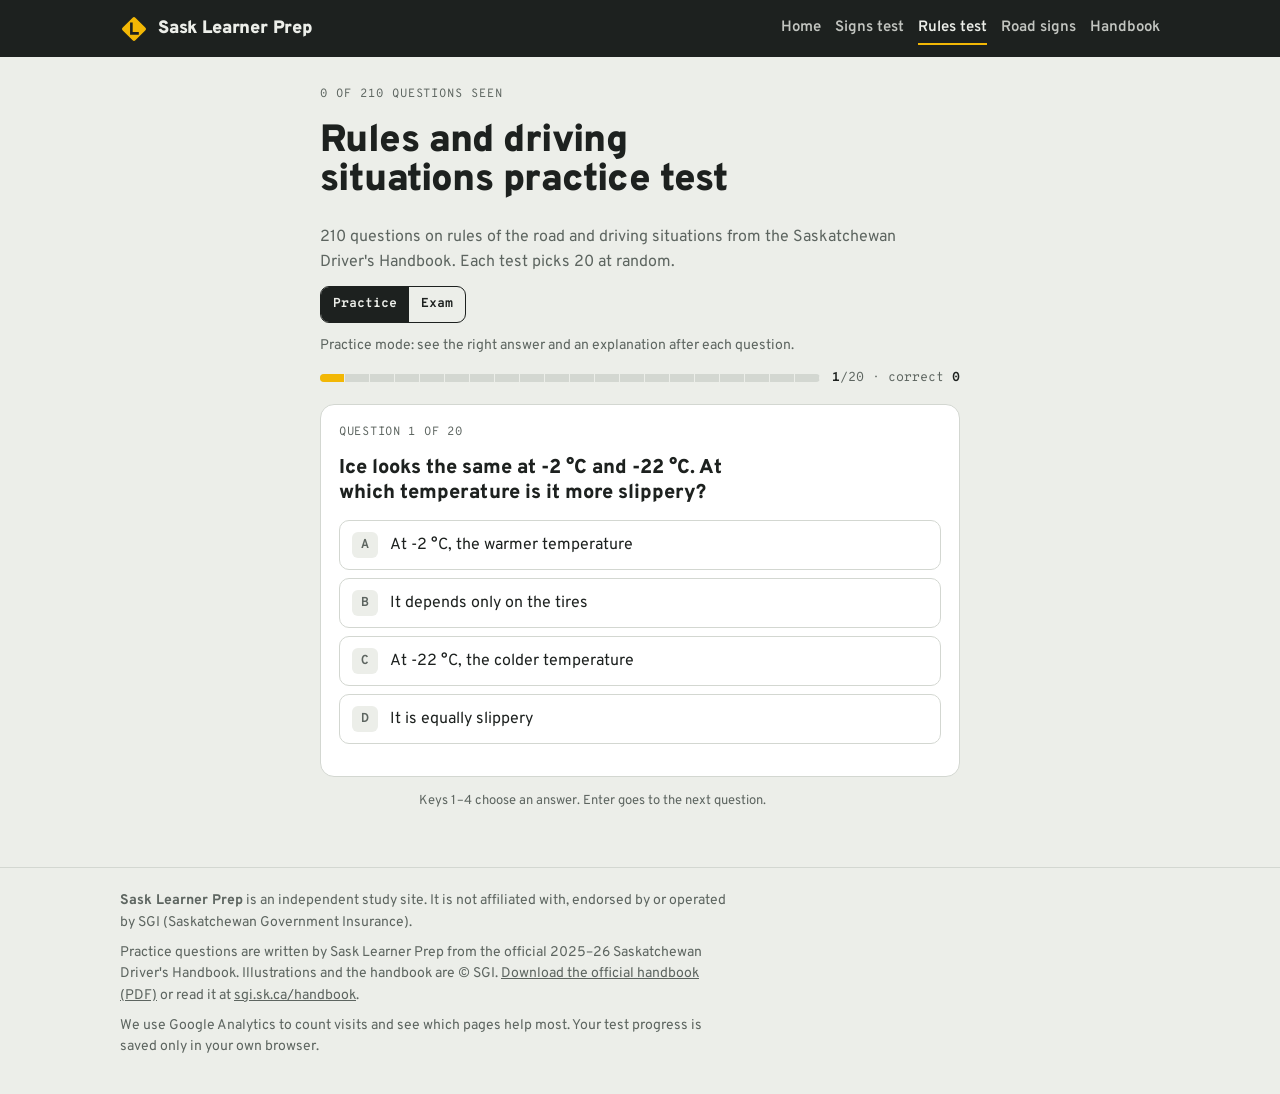
<file: rules-test.html>
<!doctype html>
<html lang="en">
<head>
<script async src="https://www.googletagmanager.com/gtm.js?id=GTM-PJ6D3QFH"></script>
<script>
  window.dataLayer = window.dataLayer || [];
  function gtag(){dataLayer.push(arguments);}
  gtag('js', new Date());
</script>
<meta charset="utf-8">
<meta name="viewport" content="width=device-width, initial-scale=1, viewport-fit=cover">
<title>Saskatchewan Rules of the Road Practice Test (210 questions) | Sask Learner Prep</title>
<meta name="description" content="Practise the SGI basic knowledge test: 210 questions on right of way, passing, school buses, night and winter driving and more.">
<link rel="canonical" href="https://www.sasklearner.study/rules-test">
<meta property="og:type" content="website">
<meta property="og:site_name" content="Sask Learner Prep">
<meta property="og:title" content="Saskatchewan Rules of the Road Practice Test (210 questions) | Sask Learner Prep">
<meta property="og:description" content="Practise the SGI basic knowledge test: 210 questions on right of way, passing, school buses, night and winter driving and more.">
<meta property="og:url" content="https://www.sasklearner.study/rules-test">
<meta property="og:image" content="https://www.sasklearner.study/og.png">
<meta name="twitter:card" content="summary_large_image">
<meta name="theme-color" content="#1d211f">
<meta name="google-site-verification" content="Z-xUTKgQPBJEOfh2KqYe4YOOBVfG_XF3OEcvTmrdbBE">
<link rel="icon" href="favicon.svg" type="image/svg+xml">
<link rel="preconnect" href="https://fonts.googleapis.com">
<link rel="preconnect" href="https://fonts.gstatic.com" crossorigin>
<link rel="stylesheet" href="https://fonts.googleapis.com/css2?family=Overpass:wght@400;600;800;900&family=Overpass+Mono:wght@500;700&display=swap">
<link rel="stylesheet" href="styles.css">

</head>
<body>
<header class="site-head gutter"><div class="in">
  <a class="brand" href="/"><svg width="28" height="28" viewBox="0 0 32 32" aria-hidden="true"><rect x="5" y="5" width="22" height="22" rx="3" transform="rotate(45 16 16)" fill="#f2b705" stroke="#1d211f" stroke-width="1.5"/><path d="M13 10v11h7" fill="none" stroke="#1d211f" stroke-width="3" stroke-linecap="square"/></svg><span>Sask Learner Prep</span></a>
  <nav class="nav" aria-label="Main"><a href="/">Home</a><a href="/signs-test">Signs test</a><a href="/rules-test" aria-current="page">Rules test</a><a href="/road-signs">Road signs</a><a href="/handbook">Handbook</a></nav>
</div></header>
<main class="gutter"><div class="page">

<div class="narrow">
  <div class="quiz-head">
    <div class="eyebrow" id="seen">Loading questions…</div>
    <h1 style="font-size:clamp(28px,5vw,38px)">Rules and driving situations practice test</h1>
    <p class="lead" style="font-size:16px">210 questions on rules of the road and driving situations from the Saskatchewan Driver's Handbook. Each test picks 20 at random.</p>
    <div class="controls">
      <div class="seg" role="group" aria-label="Mode"><button data-m="train">Practice</button><button data-m="exam">Exam</button></div>
    </div>
    <p class="modehint" id="modehint"></p>
    <div class="bar"><div class="track" id="track" aria-hidden="true"></div><span class="score" id="score"></span></div>
  </div>
  <div id="quiz" data-bank="rules" data-count="20" data-src="data/rules.json"><div id="qmain"><div class="note">Loading questions…</div></div></div>
  <p class="hint" id="hint">Keys 1–4 choose an answer. Enter goes to the next question.</p>
  <noscript><p class="note">This practice test needs JavaScript turned on.</p></noscript>
</div>
</div></main>
<footer class="site-foot gutter"><div class="in">
  <p><b>Sask Learner Prep</b> is an independent study site. It is not affiliated with, endorsed by or operated by SGI (Saskatchewan Government Insurance).</p>
  <p>Practice questions are written by Sask Learner Prep from the official 2025–26 Saskatchewan Driver's Handbook. Illustrations and the handbook are © SGI. <a href="https://sgi.sk.ca/documents/37148/138037/drivers_handbook.pdf/cdd760de-a90c-401e-9a5e-f2d60b4041e2?t=1770740275621" rel="noopener">Download the official handbook (PDF)</a> or read it at <a href="https://www.sgi.sk.ca/handbook" rel="noopener">sgi.sk.ca/handbook</a>.</p>
  <p>We use Google Analytics to count visits and see which pages help most. Your test progress is saved only in your own browser.</p>
</div></footer>
<script src="app.js" defer></script>
</body>
</html>
</file>
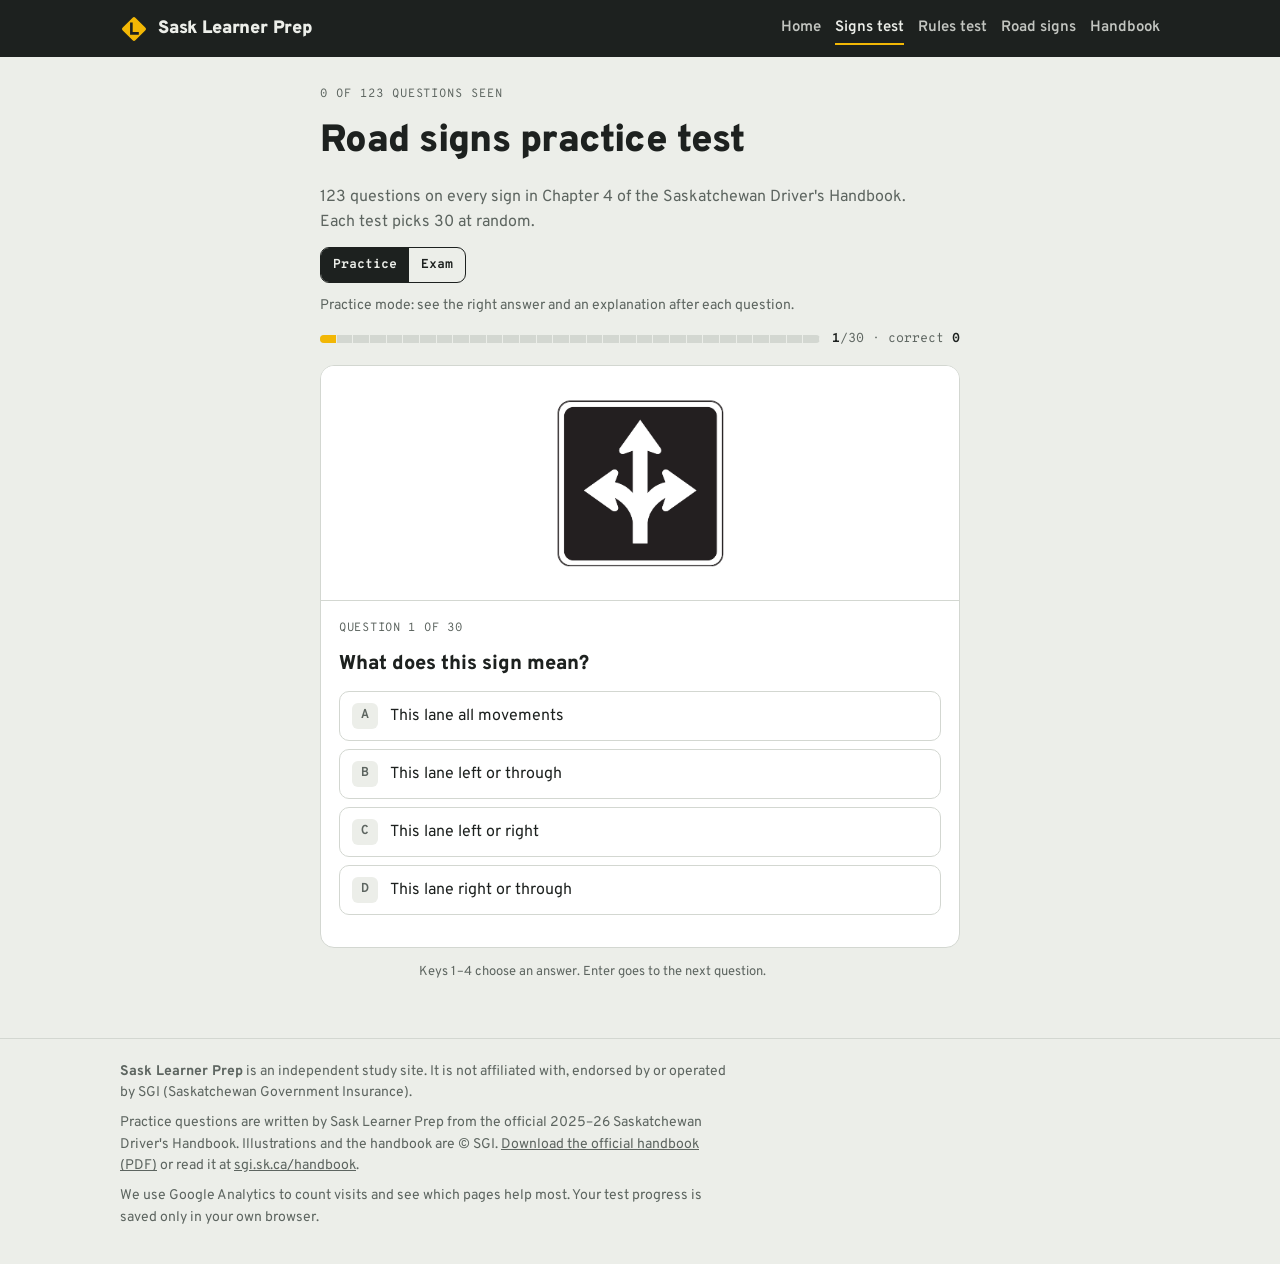
<file: signs-test.html>
<!doctype html>
<html lang="en">
<head>
<script async src="https://www.googletagmanager.com/gtm.js?id=GTM-PJ6D3QFH"></script>
<script>
  window.dataLayer = window.dataLayer || [];
  function gtag(){dataLayer.push(arguments);}
  gtag('js', new Date());
</script>
<meta charset="utf-8">
<meta name="viewport" content="width=device-width, initial-scale=1, viewport-fit=cover">
<title>Saskatchewan Road Signs Practice Test (123 questions) | Sask Learner Prep</title>
<meta name="description" content="Practise the SGI sign test: 123 Saskatchewan road sign questions with explanations and handbook page references.">
<link rel="canonical" href="https://www.sasklearner.study/signs-test">
<meta property="og:type" content="website">
<meta property="og:site_name" content="Sask Learner Prep">
<meta property="og:title" content="Saskatchewan Road Signs Practice Test (123 questions) | Sask Learner Prep">
<meta property="og:description" content="Practise the SGI sign test: 123 Saskatchewan road sign questions with explanations and handbook page references.">
<meta property="og:url" content="https://www.sasklearner.study/signs-test">
<meta property="og:image" content="https://www.sasklearner.study/og.png">
<meta name="twitter:card" content="summary_large_image">
<meta name="theme-color" content="#1d211f">
<meta name="google-site-verification" content="Z-xUTKgQPBJEOfh2KqYe4YOOBVfG_XF3OEcvTmrdbBE">
<link rel="icon" href="favicon.svg" type="image/svg+xml">
<link rel="preconnect" href="https://fonts.googleapis.com">
<link rel="preconnect" href="https://fonts.gstatic.com" crossorigin>
<link rel="stylesheet" href="https://fonts.googleapis.com/css2?family=Overpass:wght@400;600;800;900&family=Overpass+Mono:wght@500;700&display=swap">
<link rel="stylesheet" href="styles.css">

</head>
<body>
<header class="site-head gutter"><div class="in">
  <a class="brand" href="/"><svg width="28" height="28" viewBox="0 0 32 32" aria-hidden="true"><rect x="5" y="5" width="22" height="22" rx="3" transform="rotate(45 16 16)" fill="#f2b705" stroke="#1d211f" stroke-width="1.5"/><path d="M13 10v11h7" fill="none" stroke="#1d211f" stroke-width="3" stroke-linecap="square"/></svg><span>Sask Learner Prep</span></a>
  <nav class="nav" aria-label="Main"><a href="/">Home</a><a href="/signs-test" aria-current="page">Signs test</a><a href="/rules-test">Rules test</a><a href="/road-signs">Road signs</a><a href="/handbook">Handbook</a></nav>
</div></header>
<main class="gutter"><div class="page">

<div class="narrow">
  <div class="quiz-head">
    <div class="eyebrow" id="seen">Loading questions…</div>
    <h1 style="font-size:clamp(28px,5vw,38px)">Road signs practice test</h1>
    <p class="lead" style="font-size:16px">123 questions on every sign in Chapter 4 of the Saskatchewan Driver's Handbook. Each test picks 30 at random.</p>
    <div class="controls">
      <div class="seg" role="group" aria-label="Mode"><button data-m="train">Practice</button><button data-m="exam">Exam</button></div>
    </div>
    <p class="modehint" id="modehint"></p>
    <div class="bar"><div class="track" id="track" aria-hidden="true"></div><span class="score" id="score"></span></div>
  </div>
  <div id="quiz" data-bank="signs" data-count="30" data-src="data/signs.json"><div id="qmain"><div class="note">Loading questions…</div></div></div>
  <p class="hint" id="hint">Keys 1–4 choose an answer. Enter goes to the next question.</p>
  <noscript><p class="note">This practice test needs JavaScript turned on.</p></noscript>
</div>
</div></main>
<footer class="site-foot gutter"><div class="in">
  <p><b>Sask Learner Prep</b> is an independent study site. It is not affiliated with, endorsed by or operated by SGI (Saskatchewan Government Insurance).</p>
  <p>Practice questions are written by Sask Learner Prep from the official 2025–26 Saskatchewan Driver's Handbook. Illustrations and the handbook are © SGI. <a href="https://sgi.sk.ca/documents/37148/138037/drivers_handbook.pdf/cdd760de-a90c-401e-9a5e-f2d60b4041e2?t=1770740275621" rel="noopener">Download the official handbook (PDF)</a> or read it at <a href="https://www.sgi.sk.ca/handbook" rel="noopener">sgi.sk.ca/handbook</a>.</p>
  <p>We use Google Analytics to count visits and see which pages help most. Your test progress is saved only in your own browser.</p>
</div></footer>
<script src="app.js" defer></script>
</body>
</html>
</file>
<file: styles.css>
/* Sask Learner Prep — shared styles.
   Layout: narrow reading column for tests, wider grid for reference pages; road-sign yellow as the single accent. */
:root{
  --bg:#eceee9; --surface:#ffffff; --fg:#1d211f; --muted:#5d6560; --line:#d3d7d1;
  --plate:#ffffff; --accent:#f2b705; --accent-ink:#1d211f; --sel:#e9eef8; --sel-line:#3b5b9a;
  --ok:#0a7d45; --ok-bg:#e3f3ea; --bad:#c8102e; --bad-bg:#fbe7ea;
  --display:"Overpass","Arial Narrow",Arial,sans-serif;
  --body:"Overpass",system-ui,-apple-system,"Segoe UI",sans-serif;
  --mono:"Overpass Mono",ui-monospace,Menlo,monospace;
  color-scheme:light;
}
@media (prefers-color-scheme:dark){:root{
  --bg:#161a18; --surface:#202522; --fg:#eef0ec; --muted:#a3aba6; --line:#343a36;
  --plate:#f4f5f2; --accent:#f2b705; --accent-ink:#161a18; --sel:#1f2a3d; --sel-line:#8fb0ee;
  --ok:#3ccb83; --ok-bg:#163527; --bad:#ff6b7f; --bad-bg:#3a1d22; color-scheme:dark}}
*{box-sizing:border-box}
html{-webkit-text-size-adjust:100%}
body{margin:0;background:var(--bg);color:var(--fg);font-family:var(--body);font-size:16px;line-height:1.55}
img{max-width:100%}
a{color:inherit}
:focus-visible{outline:3px solid var(--accent);outline-offset:2px}
.gutter{padding-left:max(16px,env(safe-area-inset-left,0px));padding-right:max(16px,env(safe-area-inset-right,0px))}

/* top bar */
.site-head{background:var(--fg);color:var(--bg)}
.site-head .in{max-width:1040px;margin:0 auto;display:flex;align-items:center;justify-content:space-between;gap:12px 20px;flex-wrap:wrap;padding-block:12px}
.brand{display:flex;align-items:center;gap:10px;text-decoration:none;font-family:var(--display);font-weight:900;font-size:18px;letter-spacing:-.01em}
.brand svg{flex:none}
.nav{display:flex;gap:4px 14px;flex-wrap:wrap;font-family:var(--display);font-weight:600;font-size:15px}
.nav a{text-decoration:none;opacity:.8;padding:4px 0;border-bottom:2px solid transparent}
.nav a:hover{opacity:1}
.nav a[aria-current="page"]{opacity:1;border-bottom-color:var(--accent)}

main{display:block}
.page{max-width:1040px;margin:0 auto;padding-block:28px 56px}
.narrow{max-width:640px;margin:0 auto}
.eyebrow{font-family:var(--mono);font-size:12px;letter-spacing:.08em;text-transform:uppercase;color:var(--muted)}
h1{font-family:var(--display);font-weight:900;font-size:clamp(30px,6vw,48px);line-height:1.04;margin:6px 0 12px;letter-spacing:-.015em;text-wrap:balance}
h2{font-family:var(--display);font-weight:800;font-size:clamp(22px,4vw,28px);line-height:1.15;margin:0 0 12px;text-wrap:balance}
h3{font-family:var(--display);font-weight:800;font-size:18px;margin:0 0 6px}
.lead{font-size:18px;color:var(--muted);max-width:60ch;margin:0}
p{max-width:68ch}

/* footer */
.site-foot{border-top:1px solid var(--line);color:var(--muted);font-size:14px}
.site-foot .in{max-width:1040px;margin:0 auto;padding-block:22px 36px;display:flex;flex-direction:column;gap:8px}
.site-foot p{margin:0}

/* home */
.dl{margin:12px 0 0;font-size:15px}
.dl a{font-weight:600}
.harder .facts-list li b{font-family:var(--display)}
.hero{display:grid;grid-template-columns:1.3fr 1fr;gap:28px;align-items:center;padding-block:12px 28px}
.hero-signs{display:flex;gap:14px;justify-content:center;flex-wrap:wrap}
.hero-signs img{height:120px;width:auto;background:var(--plate);border:1px solid var(--line);border-radius:12px;padding:10px}
.cta-row{display:flex;gap:10px;flex-wrap:wrap;margin-top:20px}
.tests{display:grid;grid-template-columns:repeat(2,minmax(0,1fr));gap:16px;margin-block:8px 36px}
.test-card{background:var(--surface);border:1px solid var(--line);border-radius:14px;padding:20px;display:flex;flex-direction:column;gap:10px;text-decoration:none}
.test-card:hover{border-color:var(--fg)}
.test-card p,.test-card h2{margin:0}
.test-card .facts{display:flex;gap:18px;flex-wrap:wrap;font-family:var(--mono);font-size:13px;color:var(--muted)}
.test-card .facts b{color:var(--fg);font-size:20px;font-family:var(--display);display:block}
.test-card .go{margin-top:auto;font-family:var(--display);font-weight:800}
.section{margin-block:36px}
.steps{display:grid;grid-template-columns:repeat(3,minmax(0,1fr));gap:16px;list-style:none;padding:0;margin:0}
.steps li{border-top:3px solid var(--accent);padding-top:10px}
.steps .n{font-family:var(--mono);font-size:12px;color:var(--muted)}
.facts-list{display:grid;grid-template-columns:repeat(2,minmax(0,1fr));gap:10px 24px;padding:0;margin:0;list-style:none}
.facts-list li{padding-left:18px;position:relative}
.facts-list li::before{content:"";position:absolute;left:0;top:.6em;width:8px;height:8px;background:var(--accent);transform:rotate(45deg)}
.note{background:var(--surface);border:1px solid var(--line);border-radius:12px;padding:14px 16px;font-size:14px;color:var(--muted)}

.btn{display:inline-flex;align-items:center;justify-content:center;font:inherit;font-family:var(--display);font-weight:800;font-size:16px;border-radius:10px;padding:11px 20px;cursor:pointer;border:1.5px solid var(--fg);background:transparent;color:var(--fg);text-decoration:none}
.btn.primary{background:var(--accent);border-color:var(--accent);color:var(--accent-ink)}
.btn:disabled{opacity:.4;cursor:default}

/* quiz */
.quiz-head{display:flex;flex-direction:column;gap:12px;margin-bottom:16px}
.controls{display:flex;flex-wrap:wrap;gap:10px;align-items:center;justify-content:space-between}
.seg{flex:none;display:flex;border:1.5px solid var(--fg);border-radius:9px;overflow:hidden}
.seg button{font:inherit;font-family:var(--mono);font-weight:700;font-size:13px;padding:7px 12px;border:0;background:transparent;color:var(--fg);cursor:pointer}
.seg button[aria-pressed="true"]{background:var(--fg);color:var(--bg)}
.modehint{font-size:14px;color:var(--muted);margin:0}
.bar{display:flex;align-items:center;gap:12px;font-family:var(--mono);font-size:13px;font-variant-numeric:tabular-nums}
.track{flex:1;height:8px;background:var(--line);border-radius:4px;overflow:hidden;display:flex}
.track i{display:block;height:100%;flex:1;border-right:1px solid var(--bg)}
.track i.ok{background:var(--ok)} .track i.bad{background:var(--bad)} .track i.cur{background:var(--accent)} .track i.done{background:var(--sel-line)}
.score{color:var(--muted);white-space:nowrap} .score b{color:var(--fg)}
.card{background:var(--surface);border:1px solid var(--line);border-radius:14px;overflow:hidden}
.plate{background:var(--plate);display:grid;place-items:center;padding:22px;min-height:220px;border-bottom:1px solid var(--line)}
.plate img{max-height:190px;width:auto;object-fit:contain}
.plate.wide{padding:0;min-height:0}
.plate.wide img{max-height:340px;width:100%;object-fit:contain}
.qbody{padding:18px;display:flex;flex-direction:column;gap:14px}
.qnum{font-family:var(--mono);font-size:12px;color:var(--muted);letter-spacing:.06em;text-transform:uppercase}
.q{font-family:var(--display);font-weight:800;font-size:20px;line-height:1.25;margin:0;text-wrap:balance}
.opts{display:grid;gap:8px}
.opt{display:flex;gap:12px;align-items:flex-start;text-align:left;width:100%;font:inherit;color:var(--fg);background:transparent;border:1.5px solid var(--line);border-radius:10px;padding:11px 12px;cursor:pointer;transition:border-color .15s,background .15s}
.opt:hover:not(:disabled){border-color:var(--fg)}
.opt .k{flex:none;width:26px;height:26px;border-radius:6px;display:grid;place-items:center;font-family:var(--mono);font-weight:700;font-size:13px;background:var(--bg);color:var(--muted)}
.opt span:last-child{min-width:0;padding-top:1px}
.opt:disabled{cursor:default}
.opt.sel{border-color:var(--sel-line);background:var(--sel)} .opt.sel .k{background:var(--sel-line);color:var(--surface)}
.opt.ok{border-color:var(--ok);background:var(--ok-bg)} .opt.ok .k{background:var(--ok);color:#fff}
.opt.bad{border-color:var(--bad);background:var(--bad-bg)} .opt.bad .k{background:var(--bad);color:#fff}
.opt.dim{opacity:.55}
.ex{border-left:4px solid var(--ok);padding:4px 0 4px 12px;display:flex;flex-direction:column;gap:4px}
.ex.wrong{border-color:var(--bad)}
.ex strong{font-family:var(--display);font-weight:800}
.ex p{margin:0}
.src{font-family:var(--mono);font-size:12px;color:var(--muted)}
.src a{color:var(--muted)}
.actions{display:flex;gap:10px;flex-wrap:wrap;justify-content:flex-end}
.hint{font-size:13px;color:var(--muted);text-align:center;margin:14px 0 0}
.result{padding:22px 18px;display:flex;flex-direction:column;gap:14px}
.big{font-family:var(--display);font-weight:900;font-size:56px;line-height:1;font-variant-numeric:tabular-nums}
.big small{font-size:24px;color:var(--muted);font-weight:800}
.verdict{font-family:var(--display);font-weight:800;font-size:20px;margin:0}
.badge{display:inline-block;font-family:var(--mono);font-weight:700;font-size:13px;letter-spacing:.06em;padding:4px 10px;border-radius:6px;color:#fff}
.badge.pass{background:var(--ok)} .badge.fail{background:var(--bad)}
.covered{font-size:14px;color:var(--muted);margin:0}
.covered b{color:var(--fg)}
.stack{display:flex;flex-direction:column;gap:10px;align-items:flex-start}
.linkbtn{font:inherit;font-size:13px;color:var(--muted);background:none;border:0;padding:0;text-decoration:underline;cursor:pointer}
.miss{display:grid;gap:10px}
.miss h2{font-size:18px;margin:6px 0 0}
.mrow{display:grid;grid-template-columns:84px 1fr;gap:12px;align-items:start;border-top:1px solid var(--line);padding-top:10px}
.mrow.noimg{grid-template-columns:1fr}
.mrow .th{background:var(--plate);border-radius:8px;display:grid;place-items:center;height:72px;padding:4px;overflow:hidden}
.mrow .th img{max-height:64px;max-width:76px}
.mrow div{min-width:0}
.mrow .mq{font-size:14px;font-weight:600;margin-bottom:2px}
.mrow .right{color:var(--ok);font-size:14px;font-weight:600}
.mrow .yours{color:var(--bad);font-size:14px}
.mrow .mex{color:var(--muted);font-size:13px;margin-top:4px}

/* road signs reference */
.toc{display:flex;flex-wrap:wrap;gap:8px;margin:18px 0 8px;padding:0;list-style:none}
.toc a{display:inline-block;text-decoration:none;font-family:var(--display);font-weight:700;font-size:14px;padding:6px 12px;border:1.5px solid var(--line);border-radius:999px;background:var(--surface)}
.toc a:hover{border-color:var(--fg)}
.sign-group{margin-top:36px;scroll-margin-top:16px}
.sign-grid{display:grid;grid-template-columns:repeat(auto-fill,minmax(220px,1fr));gap:12px;padding:0;margin:0;list-style:none}
.sign{background:var(--surface);border:1px solid var(--line);border-radius:12px;overflow:hidden;display:flex;flex-direction:column}
.sign .im{background:var(--plate);height:150px;display:grid;place-items:center;padding:14px;border-bottom:1px solid var(--line)}
.sign .im img{max-height:122px;width:auto}
.sign .tx{padding:12px 14px;display:flex;flex-direction:column;gap:4px;min-width:0}
.sign .nm{font-family:var(--display);font-weight:800;line-height:1.25}
.sign .mn{font-size:14px;color:var(--muted)}

/* handbook page */
.chapters{width:100%;border-collapse:collapse;font-size:15px}
.chapters th,.chapters td{text-align:left;padding:10px 8px;border-bottom:1px solid var(--line);vertical-align:top}
.chapters th{font-family:var(--mono);font-size:12px;letter-spacing:.06em;text-transform:uppercase;color:var(--muted);font-weight:500}
.chapters td.pg{font-family:var(--mono);white-space:nowrap}
.table-wrap{overflow-x:auto}

@media (max-width:760px){
  .hero{grid-template-columns:1fr}
  .hero-signs img{height:80px}
  .tests,.steps,.facts-list{grid-template-columns:1fr}
}
@media (prefers-reduced-motion:reduce){*{transition:none!important;scroll-behavior:auto!important}}
</file>
